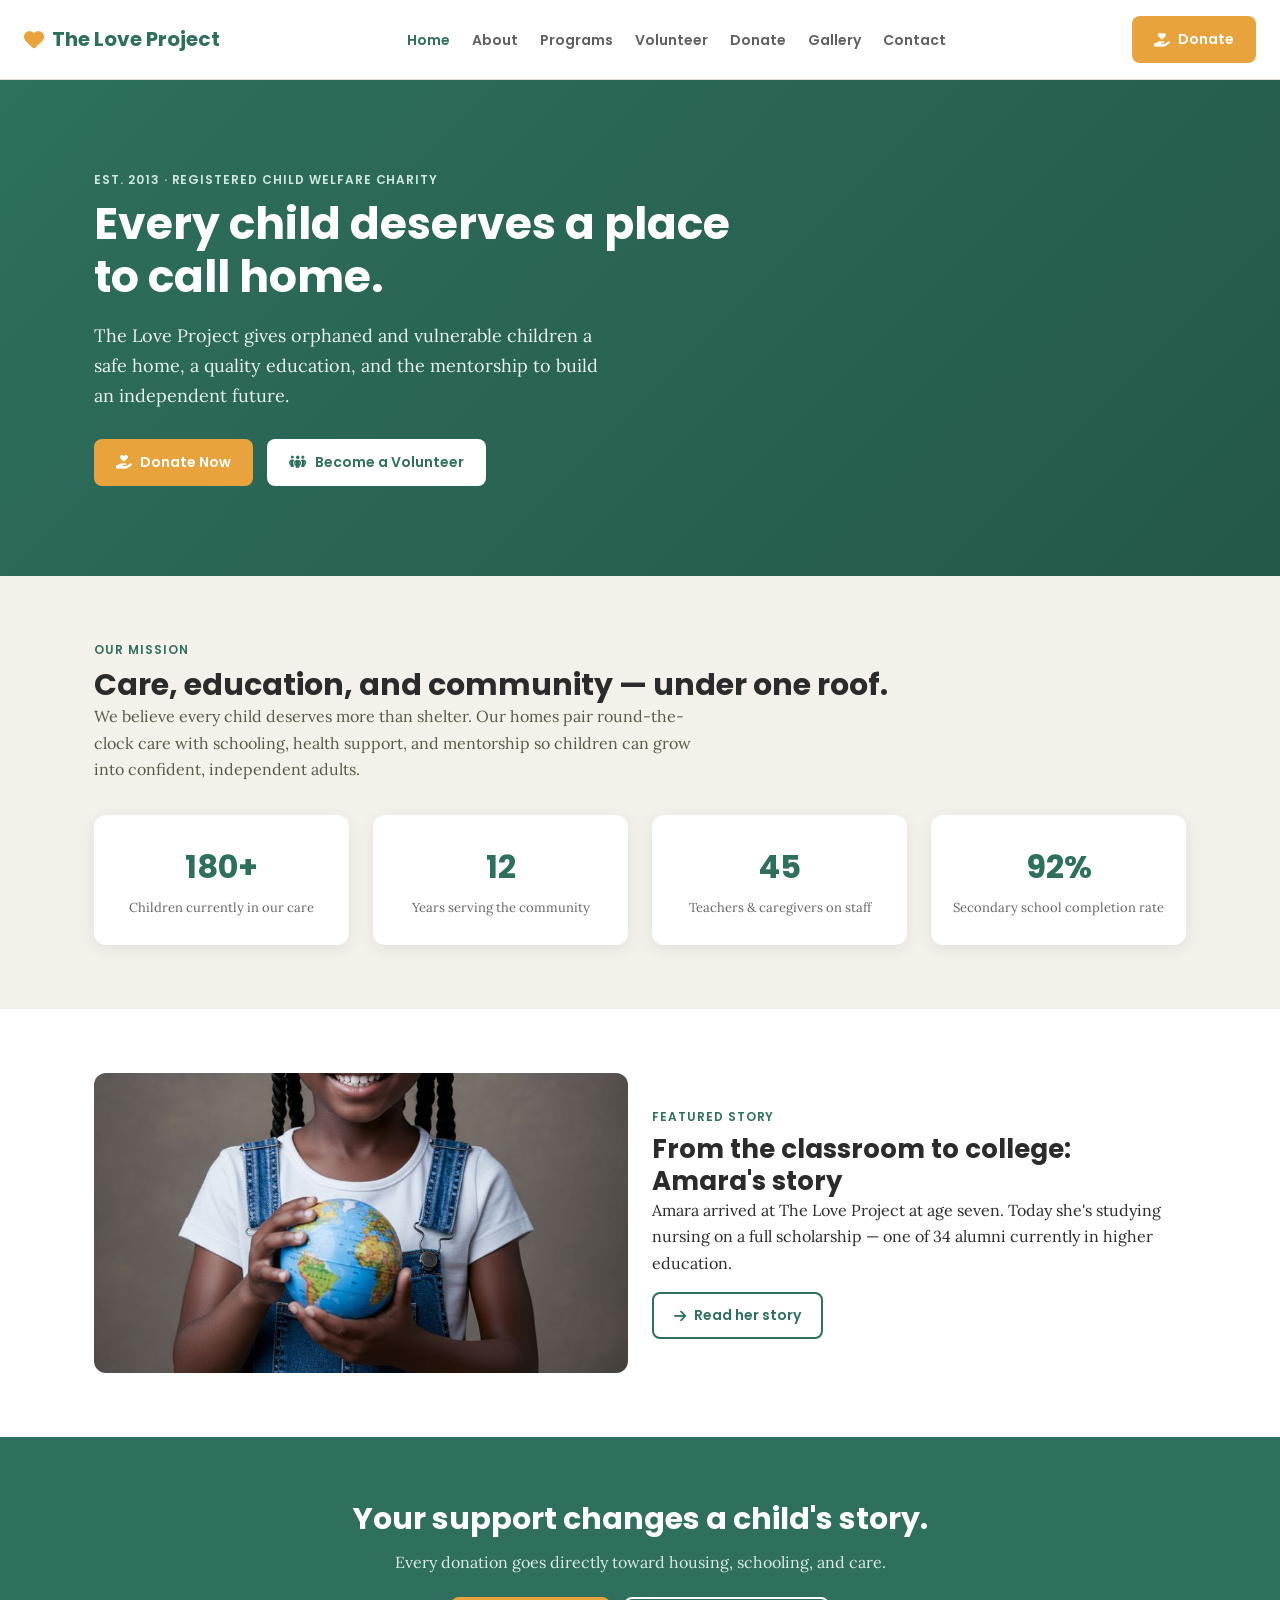
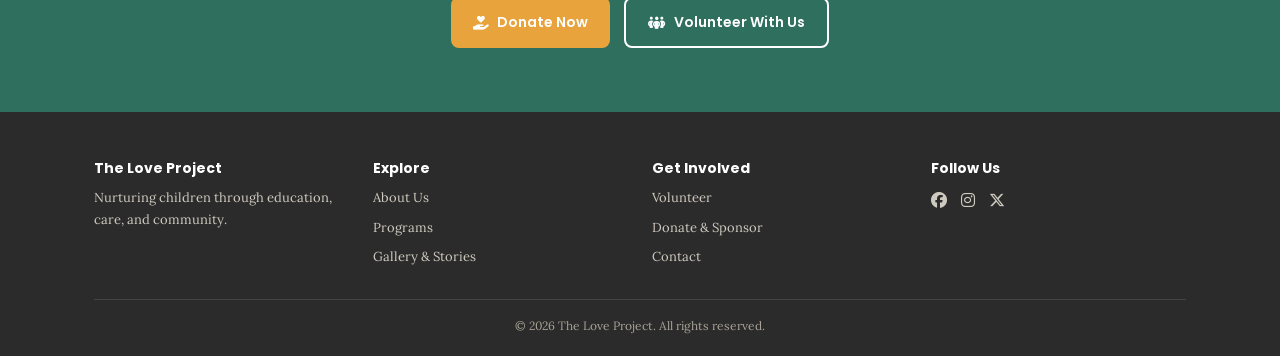
<file: index.html>
<!DOCTYPE html>
<html lang="en">
<head>
<meta charset="UTF-8">
<meta name="viewport" content="width=device-width, initial-scale=1.0">
<title>The Love Project | Home</title>
<link rel="preconnect" href="https://fonts.googleapis.com">
<link href="https://fonts.googleapis.com/css2?family=Poppins:wght@500;600;700&family=Lora:ital,wght@0,400;0,500;1,400&display=swap" rel="stylesheet">
<link rel="stylesheet" href="https://cdnjs.cloudflare.com/ajax/libs/font-awesome/6.5.1/css/all.min.css">
<link rel="stylesheet" href="css/style.css">
</head>
<body>

<header class="site-header">
  <a href="index.html" class="logo"><i class="fa-solid fa-heart"></i>The Love Project</a>
  <nav class="main-nav">
    <ul>
      <li><a href="index.html" class="active">Home</a></li>
      <li><a href="pages/about.html">About</a></li>
      <li><a href="pages/programs.html">Programs</a></li>
      <li><a href="pages/volunteer.html">Volunteer</a></li>
      <li><a href="pages/donate.html">Donate</a></li>
      <li><a href="pages/gallery.html">Gallery</a></li>
      <li><a href="pages/contact.html">Contact</a></li>
    </ul>
  </nav>
  <a href="pages/donate.html" class="btn btn-primary"><i class="fa-solid fa-hand-holding-heart"></i>Donate</a>
</header>

<section class="hero">
  <div class="container">
    <span class="eyebrow" style="color:#cfe9df;">Est. 2013 &middot; Registered Child Welfare Charity</span>
    <h1>Every child deserves a place to call home.</h1>
    <p>The Love Project gives orphaned and vulnerable children a safe home, a quality education, and the mentorship to build an independent future.</p>
    <div class="hero-actions">
      <a href="pages/donate.html" class="btn btn-primary"><i class="fa-solid fa-hand-holding-heart"></i>Donate Now</a>
      <a href="pages/volunteer.html" class="btn btn-on-dark"><i class="fa-solid fa-people-group"></i>Become a Volunteer</a>
    </div>
  </div>
</section>

<section class="section">
  <div class="container">
    <span class="eyebrow">Our Mission</span>
    <h2>Care, education, and community &mdash; under one roof.</h2>
    <p class="section-sub">We believe every child deserves more than shelter. Our homes pair round-the-clock care with schooling, health support, and mentorship so children can grow into confident, independent adults.</p>
    <div class="grid-4">
      <div class="stat"><div class="num">180+</div><div class="lbl">Children currently in our care</div></div>
      <div class="stat"><div class="num">12</div><div class="lbl">Years serving the community</div></div>
      <div class="stat"><div class="num">45</div><div class="lbl">Teachers &amp; caregivers on staff</div></div>
      <div class="stat"><div class="num">92%</div><div class="lbl">Secondary school completion rate</div></div>
    </div>
  </div>
</section>

<section class="section section-alt">
  <div class="container grid-2">
    <img class="ph-img" src="images/b.jpg" alt="Students learning together in a classroom" style="height:300px;" />
    <div>
      <span class="eyebrow">Featured Story</span>
      <h2 style="font-size:26px;">From the classroom to college: Amara's story</h2>
      <p>Amara arrived at The Love Project at age seven. Today she's studying nursing on a full scholarship &mdash; one of 34 alumni currently in higher education.</p>
      <a href="pages/gallery.html" class="btn btn-secondary"><i class="fa-solid fa-arrow-right"></i>Read her story</a>
    </div>
  </div>
</section>

<section class="section text-center" style="background:var(--green);">
  <div class="container">
    <h2 style="color:#fff;">Your support changes a child's story.</h2>
    <p style="color:#dcebe6;max-width:520px;margin:12px auto 22px;">Every donation goes directly toward housing, schooling, and care.</p>
    <div class="hero-actions" style="justify-content:center;">
      <a href="pages/donate.html" class="btn btn-primary"><i class="fa-solid fa-hand-holding-heart"></i>Donate Now</a>
      <a href="pages/volunteer.html" class="btn btn-outline-on-dark"><i class="fa-solid fa-people-group"></i>Volunteer With Us</a>
    </div>
  </div>
</section>

<footer class="site-footer">
  <div class="container">
    <div class="grid-4">
      <div>
        <h4>The Love Project</h4>
        <p>Nurturing children through education, care, and community.</p>
      </div>
      <div>
        <h4>Explore</h4>
        <a href="pages/about.html">About Us</a>
        <a href="pages/programs.html">Programs</a>
        <a href="pages/gallery.html">Gallery &amp; Stories</a>
      </div>
      <div>
        <h4>Get Involved</h4>
        <a href="pages/volunteer.html">Volunteer</a>
        <a href="pages/donate.html">Donate &amp; Sponsor</a>
        <a href="pages/contact.html">Contact</a>
      </div>
      <div>
        <h4>Follow Us</h4>
        <div class="social-icons">
          <a href="#"><i class="fa-brands fa-facebook"></i></a>
          <a href="#"><i class="fa-brands fa-instagram"></i></a>
          <a href="#"><i class="fa-brands fa-x-twitter"></i></a>
        </div>
      </div>
    </div>
    <div class="footer-bottom">&copy; 2026 The Love Project. All rights reserved.</div>
  </div>
</footer>

</body>
</html>
</file>
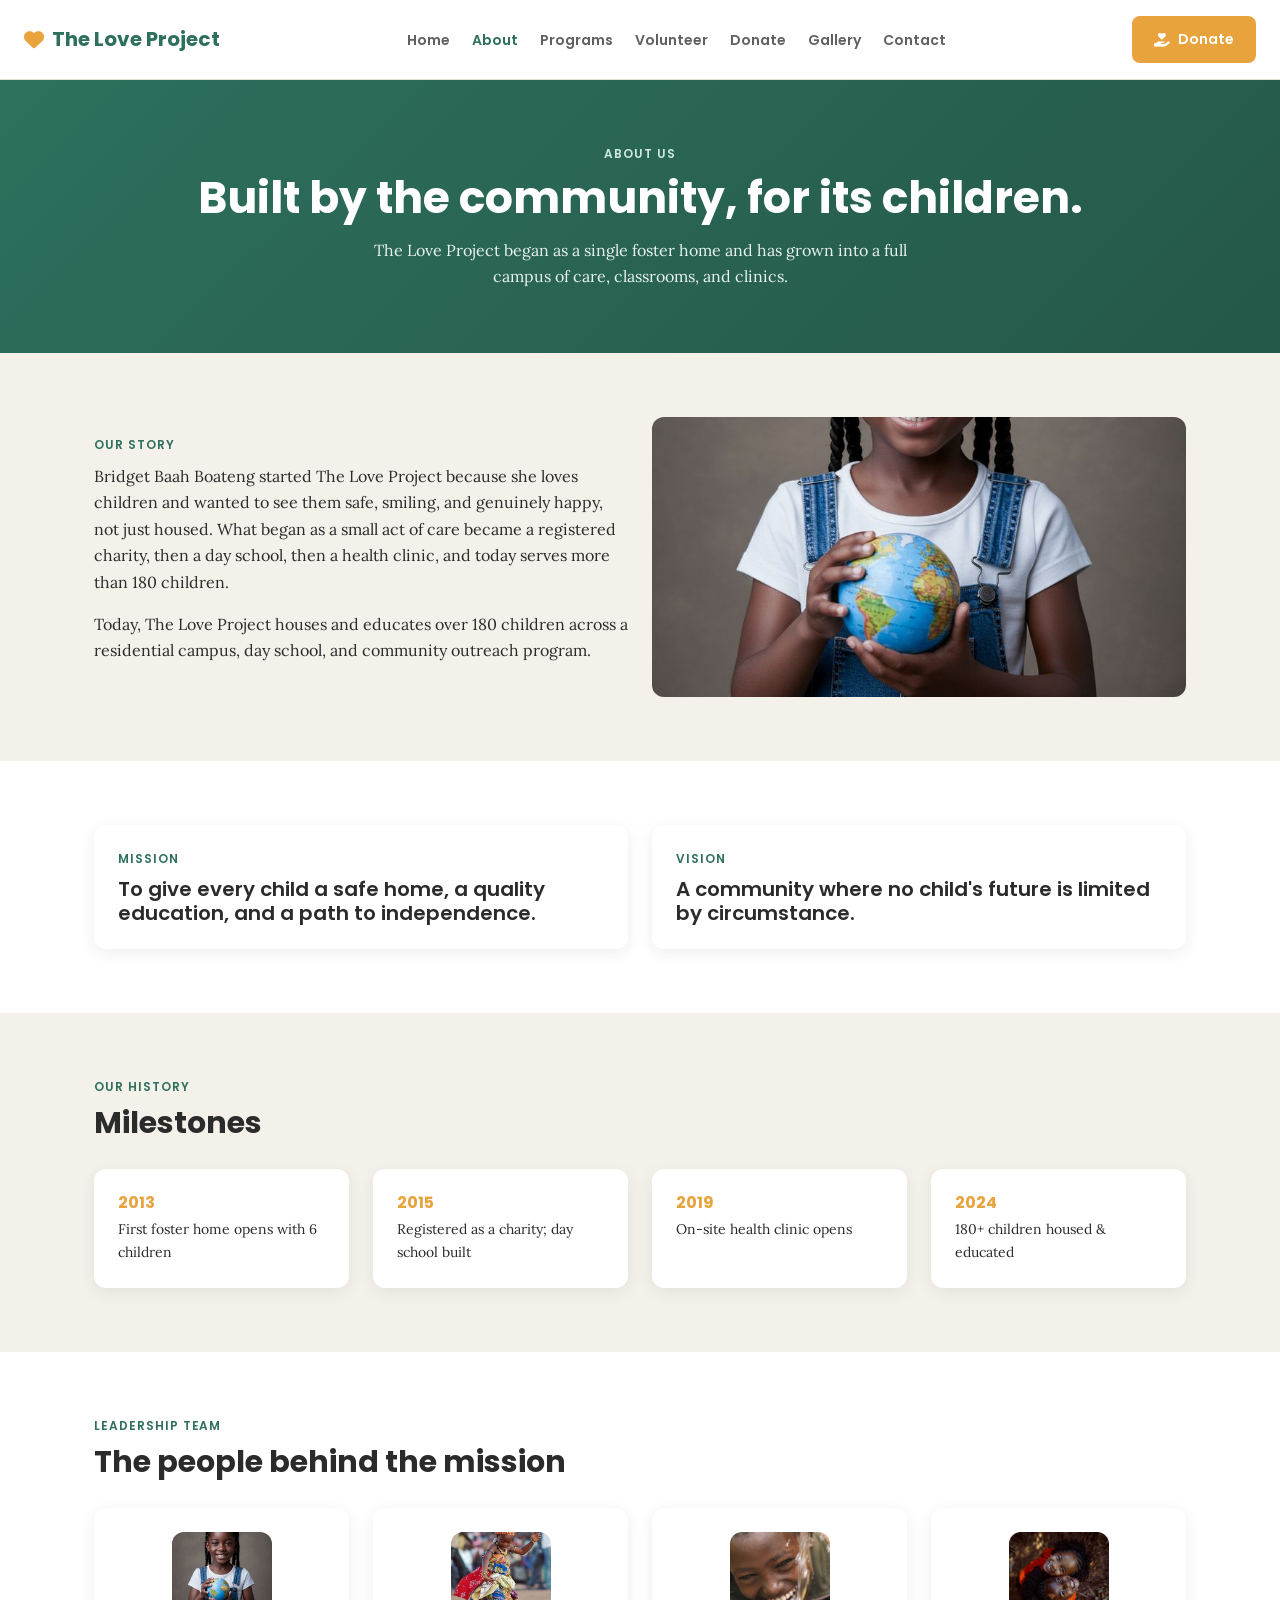
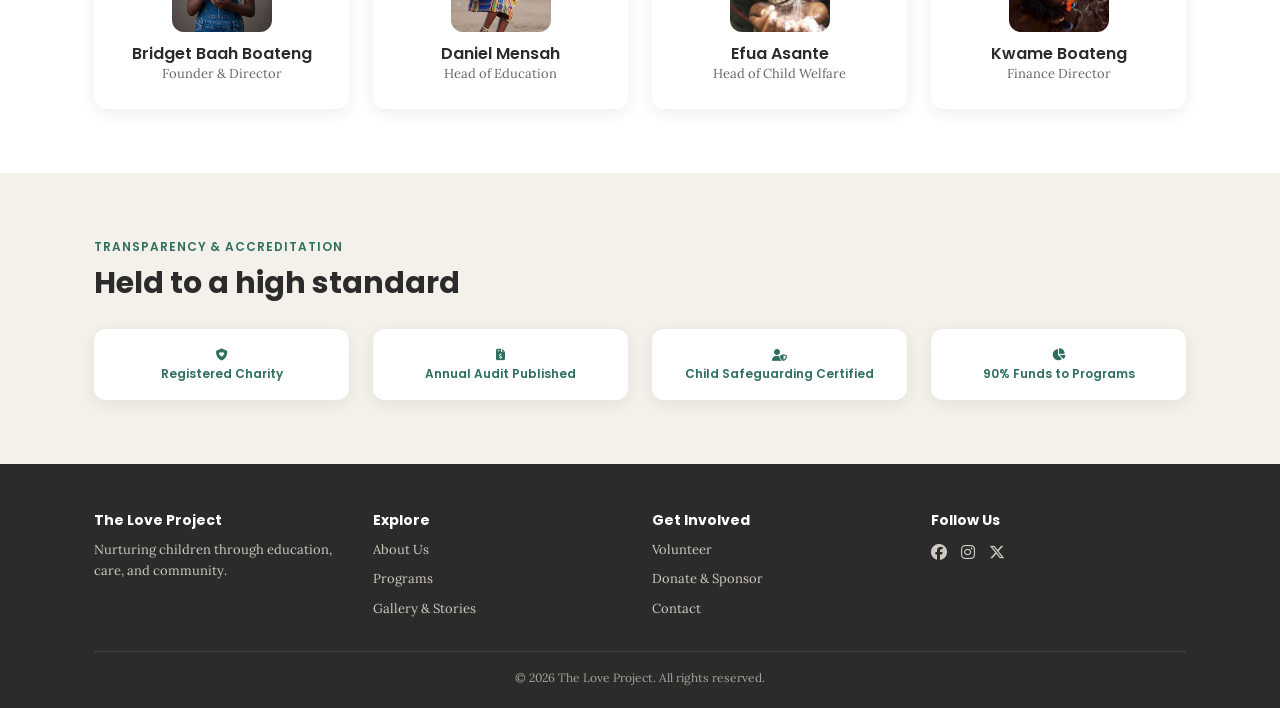
<file: about.html>
<!DOCTYPE html>
<html lang="en">
<head>
<meta charset="UTF-8">
<meta name="viewport" content="width=device-width, initial-scale=1.0">
<title>The Love Project | About Us</title>
<link rel="preconnect" href="https://fonts.googleapis.com">
<link href="https://fonts.googleapis.com/css2?family=Poppins:wght@500;600;700&family=Lora:ital,wght@0,400;0,500;1,400&display=swap" rel="stylesheet">
<link rel="stylesheet" href="https://cdnjs.cloudflare.com/ajax/libs/font-awesome/6.5.1/css/all.min.css">
<link rel="stylesheet" href="css/style.css">
</head>
<body>

<header class="site-header">
  <a href="index.html" class="logo"><i class="fa-solid fa-heart"></i>The Love Project</a>
  <nav class="main-nav">
    <ul>
      <li><a href="index.html">Home</a></li>
      <li><a href="about.html" class="active">About</a></li>
      <li><a href="programs.html">Programs</a></li>
      <li><a href="volunteer.html">Volunteer</a></li>
      <li><a href="donate.html">Donate</a></li>
      <li><a href="gallery.html">Gallery</a></li>
      <li><a href="contact.html">Contact</a></li>
    </ul>
  </nav>
  <a href="donate.html" class="btn btn-primary"><i class="fa-solid fa-hand-holding-heart"></i>Donate</a>
</header>

<section class="page-header">
  <div class="container">
    <span class="eyebrow" style="color:#cfe9df;">About Us</span>
    <h1>Built by the community, for its children.</h1>
    <p>The Love Project began as a single foster home and has grown into a full campus of care, classrooms, and clinics.</p>
  </div>
</section>

<section class="section">
  <div class="container grid-2">
    <div>
      <span class="eyebrow">Our Story</span>
      <p>Bridget Baah Boateng started The Love Project because she loves children and wanted to see them safe, smiling, and genuinely happy, not just housed. What began as a small act of care became a registered charity, then a day school, then a health clinic, and today serves more than 180 children.</p>
      <p>Today, The Love Project houses and educates over 180 children across a residential campus, day school, and community outreach program.</p>
    </div>
    <img class="ph-img" src="images/b.jpg" alt="Children learning together" style="height:280px;" />
  </div>
</section>

<section class="section section-alt">
  <div class="container grid-2" style="align-items:stretch;">
    <div class="card">
      <span class="eyebrow">Mission</span>
      <h3>To give every child a safe home, a quality education, and a path to independence.</h3>
    </div>
    <div class="card">
      <span class="eyebrow">Vision</span>
      <h3>A community where no child's future is limited by circumstance.</h3>
    </div>
  </div>
</section>

<section class="section">
  <div class="container">
    <span class="eyebrow">Our History</span>
    <h2 style="margin-bottom:28px;">Milestones</h2>
    <div class="grid-4">
      <div class="card"><div class="headfont" style="color:var(--amber);font-weight:700;">2013</div><p style="margin:6px 0 0;font-size:14px;">First foster home opens with 6 children</p></div>
      <div class="card"><div class="headfont" style="color:var(--amber);font-weight:700;">2015</div><p style="margin:6px 0 0;font-size:14px;">Registered as a charity; day school built</p></div>
      <div class="card"><div class="headfont" style="color:var(--amber);font-weight:700;">2019</div><p style="margin:6px 0 0;font-size:14px;">On-site health clinic opens</p></div>
      <div class="card"><div class="headfont" style="color:var(--amber);font-weight:700;">2024</div><p style="margin:6px 0 0;font-size:14px;">180+ children housed &amp; educated</p></div>
    </div>
  </div>
</section>

<section class="section section-alt">
  <div class="container">
    <span class="eyebrow">Leadership Team</span>
    <h2 style="margin-bottom:28px;">The people behind the mission</h2>
    <div class="grid-4">
      <div class="card text-center">
        <img class="ph-img ph-round" src="images/b.jpg" alt="Bridget Baah Boateng" style="height:100px;width:100px;margin:0 auto 12px;object-fit:cover;" />
        <div class="headfont" style="font-weight:600;">Bridget Baah Boateng</div>
        <div style="font-size:13px;color:#666;">Founder &amp; Director</div>
      </div>
      <div class="card text-center">
        <img class="ph-img ph-round" src="images/d.jpg" alt="Daniel Mensah" style="height:100px;width:100px;margin:0 auto 12px;object-fit:cover;" />
        <div class="headfont" style="font-weight:600;">Daniel Mensah</div>
        <div style="font-size:13px;color:#666;">Head of Education</div>
      </div>
      <div class="card text-center">
        <img class="ph-img ph-round" src="images/f.jpg" alt="Efua Asante" style="height:100px;width:100px;margin:0 auto 12px;object-fit:cover;" />
        <div class="headfont" style="font-weight:600;">Efua Asante</div>
        <div style="font-size:13px;color:#666;">Head of Child Welfare</div>
      </div>
      <div class="card text-center">
        <img class="ph-img ph-round" src="images/g.jpg" alt="Kwame Boateng" style="height:100px;width:100px;margin:0 auto 12px;object-fit:cover;" />
        <div class="headfont" style="font-weight:600;">Kwame Boateng</div>
        <div style="font-size:13px;color:#666;">Finance Director</div>
      </div>
    </div>
  </div>
</section>

<section class="section">
  <div class="container">
    <span class="eyebrow">Transparency &amp; Accreditation</span>
    <h2 style="margin-bottom:28px;">Held to a high standard</h2>
    <div class="grid-4">
      <div class="badge"><i class="fa-solid fa-shield-heart"></i><br>Registered Charity</div>
      <div class="badge"><i class="fa-solid fa-file-invoice-dollar"></i><br>Annual Audit Published</div>
      <div class="badge"><i class="fa-solid fa-user-shield"></i><br>Child Safeguarding Certified</div>
      <div class="badge"><i class="fa-solid fa-chart-pie"></i><br>90% Funds to Programs</div>
    </div>
  </div>
</section>

<footer class="site-footer">
  <div class="container">
    <div class="grid-4">
      <div>
        <h4>The Love Project</h4>
        <p>Nurturing children through education, care, and community.</p>
      </div>
      <div>
        <h4>Explore</h4>
        <a href="about.html">About Us</a>
        <a href="programs.html">Programs</a>
        <a href="gallery.html">Gallery &amp; Stories</a>
      </div>
      <div>
        <h4>Get Involved</h4>
        <a href="volunteer.html">Volunteer</a>
        <a href="donate.html">Donate &amp; Sponsor</a>
        <a href="contact.html">Contact</a>
      </div>
      <div>
        <h4>Follow Us</h4>
        <div class="social-icons">
          <a href="#"><i class="fa-brands fa-facebook"></i></a>
          <a href="#"><i class="fa-brands fa-instagram"></i></a>
          <a href="#"><i class="fa-brands fa-x-twitter"></i></a>
        </div>
      </div>
    </div>
    <div class="footer-bottom">&copy; 2026 The Love Project. All rights reserved.</div>
  </div>
</footer>

</body>
</html>
</file>
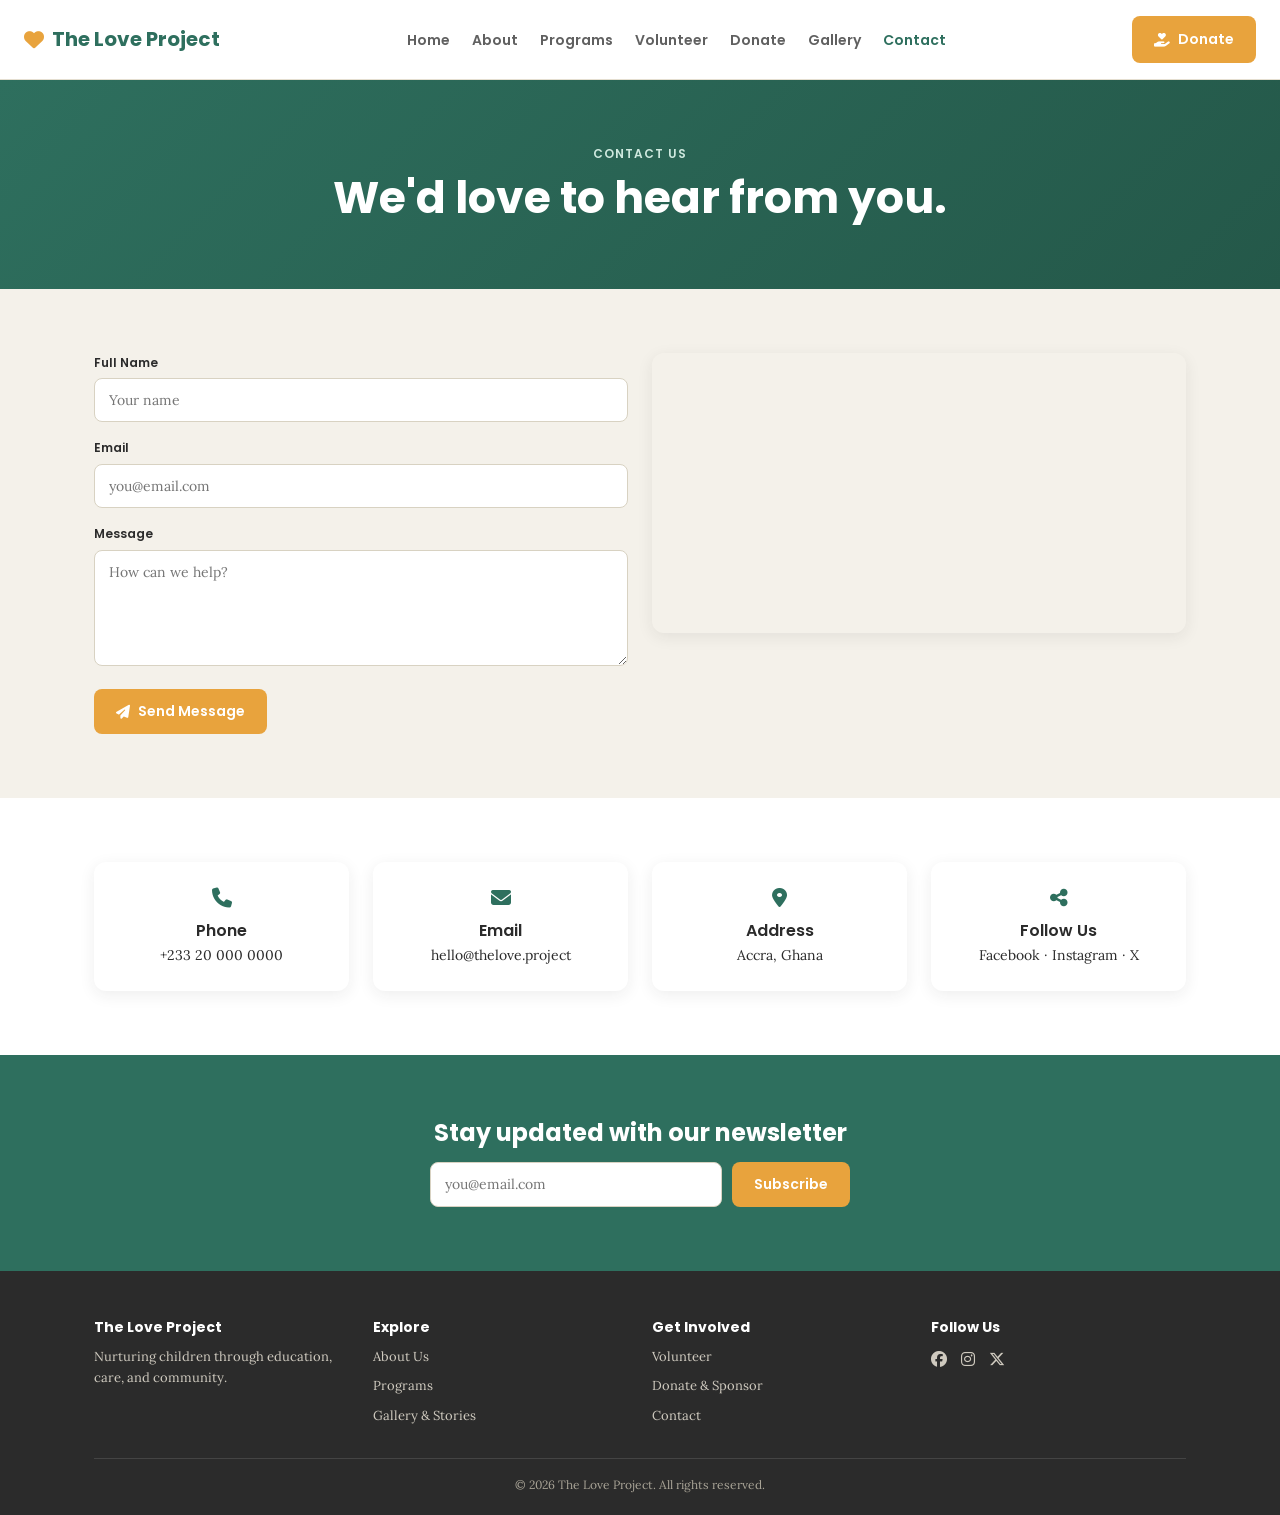
<file: contact.html>
<!DOCTYPE html>
<html lang="en">
<head>
<meta charset="UTF-8">
<meta name="viewport" content="width=device-width, initial-scale=1.0">
<title>The Love Project | Contact Us</title>
<link rel="preconnect" href="https://fonts.googleapis.com">
<link href="https://fonts.googleapis.com/css2?family=Poppins:wght@500;600;700&family=Lora:ital,wght@0,400;0,500;1,400&display=swap" rel="stylesheet">
<link rel="stylesheet" href="https://cdnjs.cloudflare.com/ajax/libs/font-awesome/6.5.1/css/all.min.css">
<link rel="stylesheet" href="css/style.css">
</head>
<body>

<header class="site-header">
  <a href="index.html" class="logo"><i class="fa-solid fa-heart"></i>The Love Project</a>
  <nav class="main-nav">
    <ul>
      <li><a href="index.html">Home</a></li>
      <li><a href="about.html">About</a></li>
      <li><a href="programs.html">Programs</a></li>
      <li><a href="volunteer.html">Volunteer</a></li>
      <li><a href="donate.html">Donate</a></li>
      <li><a href="gallery.html">Gallery</a></li>
      <li><a href="contact.html" class="active">Contact</a></li>
    </ul>
  </nav>
  <a href="donate.html" class="btn btn-primary"><i class="fa-solid fa-hand-holding-heart"></i>Donate</a>
</header>

<section class="page-header">
  <div class="container">
    <span class="eyebrow" style="color:#cfe9df;">Contact Us</span>
    <h1>We'd love to hear from you.</h1>
  </div>
</section>

<section class="section">
  <div class="container grid-2" style="align-items:start;">
    <form action="#" method="post">
      <div class="field"><label for="c-name">Full Name</label><input id="c-name" name="name" type="text" placeholder="Your name" required></div>
      <div class="field"><label for="c-email">Email</label><input id="c-email" name="email" type="email" placeholder="you@email.com" required></div>
      <div class="field"><label for="c-message">Message</label><textarea id="c-message" name="message" rows="5" placeholder="How can we help?"></textarea></div>
      <button type="submit" class="btn btn-primary"><i class="fa-solid fa-paper-plane"></i>Send Message</button>
    </form>
    <iframe class="map-frame" title="Map to The Love Project in Accra, Ghana" src="https://www.google.com/maps?q=Accra%20Ghana&output=embed" style="height:280px;"></iframe>
  </div>
</section>

<section class="section section-alt">
  <div class="container grid-4">
    <div class="card text-center"><i class="fa-solid fa-phone" style="color:var(--green);font-size:20px;"></i><div class="headfont" style="font-weight:600;margin-top:8px;">Phone</div><p style="font-size:14px;margin:4px 0 0;">+233 20 000 0000</p></div>
    <div class="card text-center"><i class="fa-solid fa-envelope" style="color:var(--green);font-size:20px;"></i><div class="headfont" style="font-weight:600;margin-top:8px;">Email</div><p style="font-size:14px;margin:4px 0 0;">hello@thelove.project</p></div>
    <div class="card text-center"><i class="fa-solid fa-location-dot" style="color:var(--green);font-size:20px;"></i><div class="headfont" style="font-weight:600;margin-top:8px;">Address</div><p style="font-size:14px;margin:4px 0 0;">Accra, Ghana</p></div>
    <div class="card text-center"><i class="fa-solid fa-share-nodes" style="color:var(--green);font-size:20px;"></i><div class="headfont" style="font-weight:600;margin-top:8px;">Follow Us</div><p style="font-size:14px;margin:4px 0 0;">Facebook &middot; Instagram &middot; X</p></div>
  </div>
</section>

<section class="section text-center" style="background:var(--green);">
  <div class="container">
    <h2 style="color:#fff;font-size:24px;margin-bottom:14px;">Stay updated with our newsletter</h2>
    <form action="#" method="post" style="display:flex;gap:10px;max-width:420px;margin:0 auto;">
      <input type="email" placeholder="you@email.com" style="background:#fff;">
      <button type="submit" class="btn btn-primary" style="white-space:nowrap;">Subscribe</button>
    </form>
  </div>
</section>

<footer class="site-footer">
  <div class="container">
    <div class="grid-4">
      <div>
        <h4>The Love Project</h4>
        <p>Nurturing children through education, care, and community.</p>
      </div>
      <div>
        <h4>Explore</h4>
        <a href="about.html">About Us</a>
        <a href="programs.html">Programs</a>
        <a href="gallery.html">Gallery &amp; Stories</a>
      </div>
      <div>
        <h4>Get Involved</h4>
        <a href="volunteer.html">Volunteer</a>
        <a href="donate.html">Donate &amp; Sponsor</a>
        <a href="contact.html">Contact</a>
      </div>
      <div>
        <h4>Follow Us</h4>
        <div class="social-icons">
          <a href="#"><i class="fa-brands fa-facebook"></i></a>
          <a href="#"><i class="fa-brands fa-instagram"></i></a>
          <a href="#"><i class="fa-brands fa-x-twitter"></i></a>
        </div>
      </div>
    </div>
    <div class="footer-bottom">&copy; 2026 The Love Project. All rights reserved.</div>
  </div>
</footer>

</body>
</html>
</file>
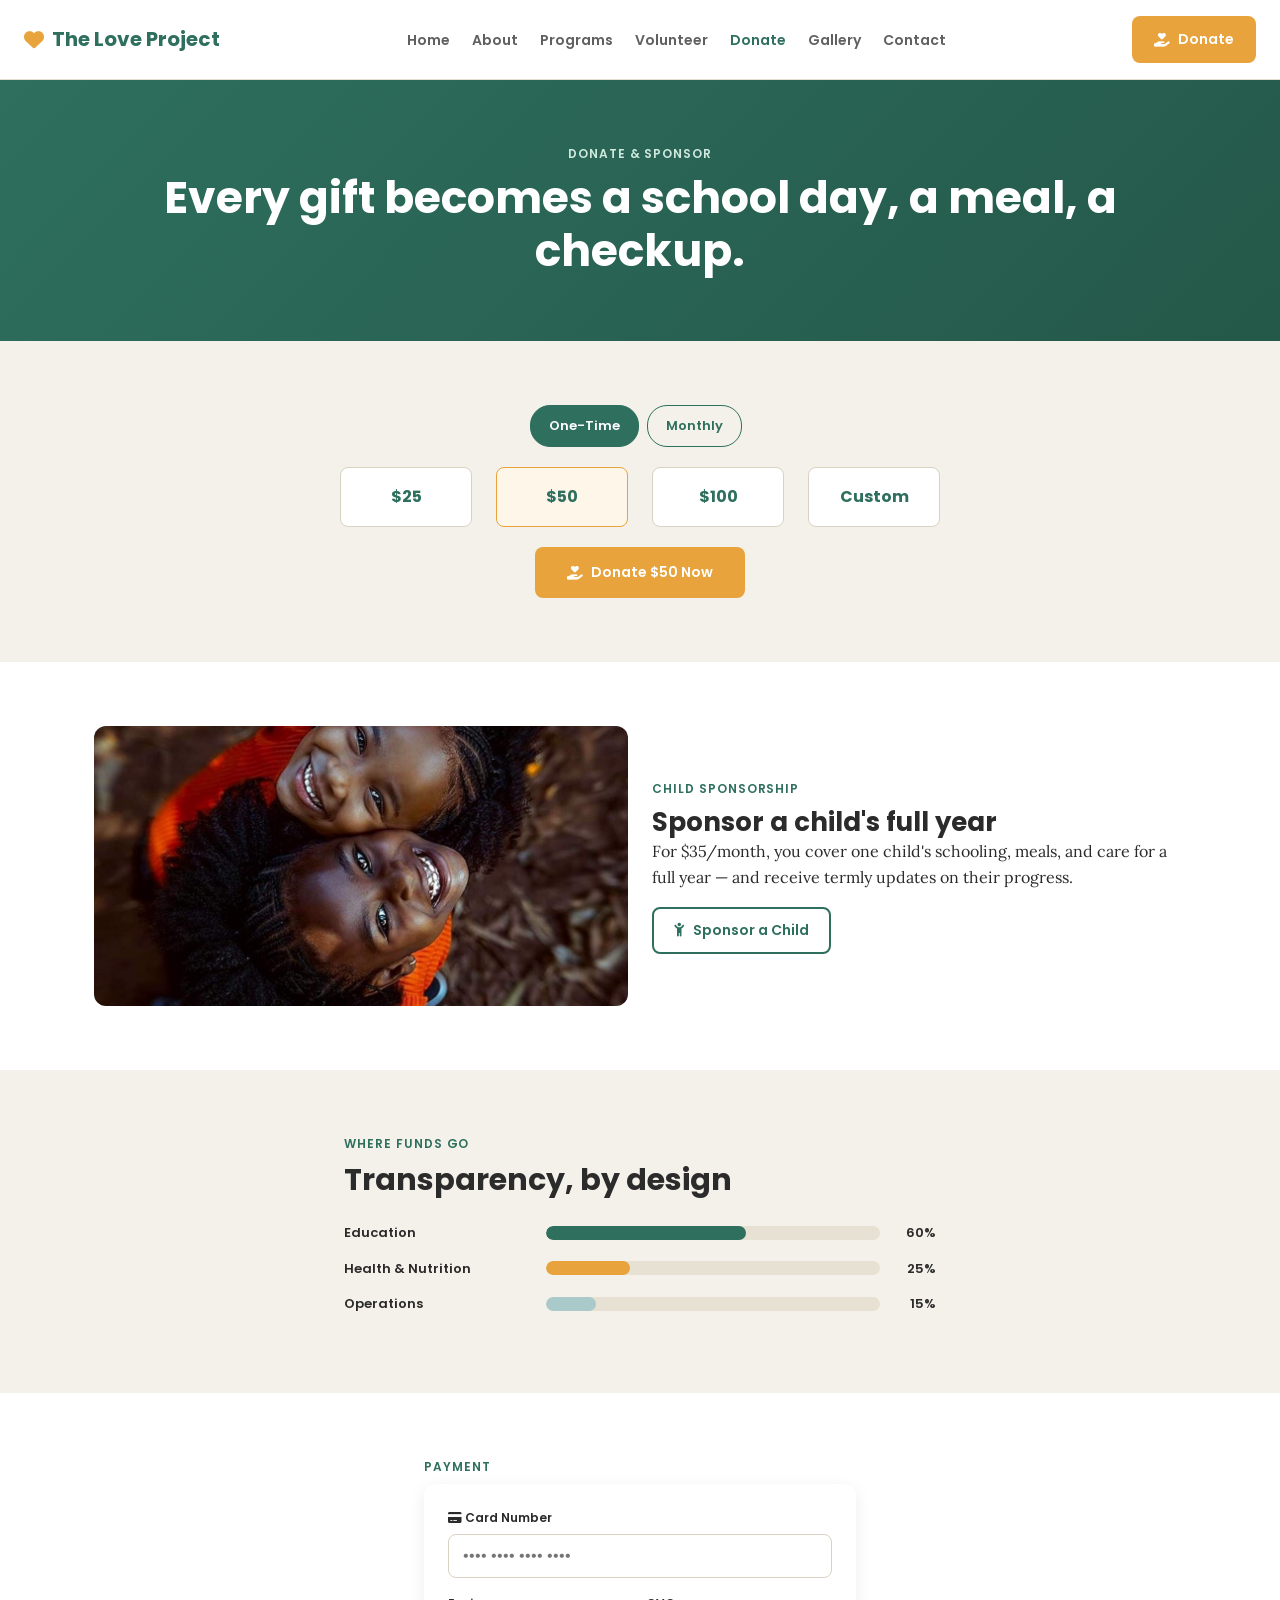
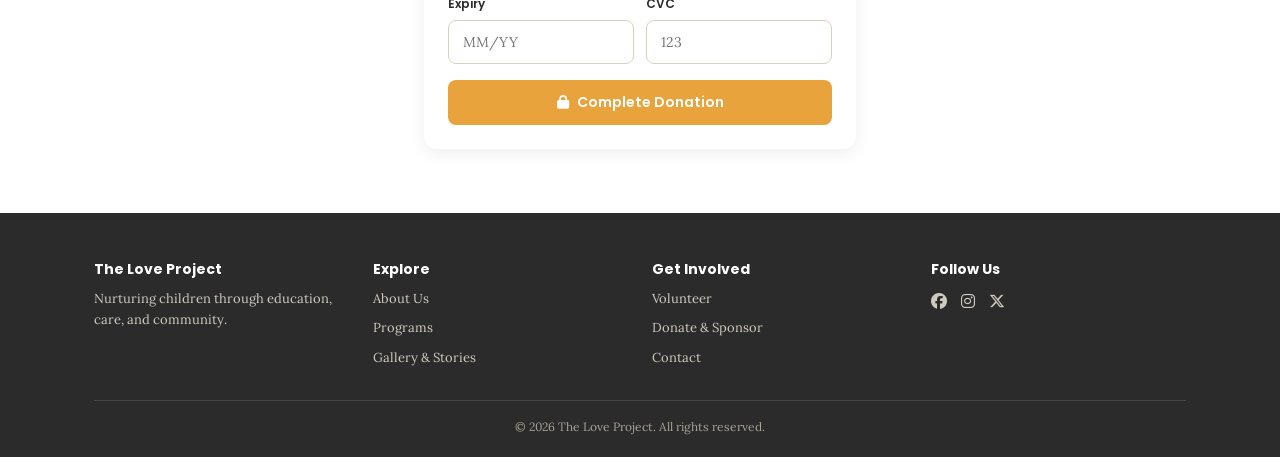
<file: donate.html>
<!DOCTYPE html>
<html lang="en">
<head>
<meta charset="UTF-8">
<meta name="viewport" content="width=device-width, initial-scale=1.0">
<title>The Love Project | Donate &amp; Sponsor</title>
<link rel="preconnect" href="https://fonts.googleapis.com">
<link href="https://fonts.googleapis.com/css2?family=Poppins:wght@500;600;700&family=Lora:ital,wght@0,400;0,500;1,400&display=swap" rel="stylesheet">
<link rel="stylesheet" href="https://cdnjs.cloudflare.com/ajax/libs/font-awesome/6.5.1/css/all.min.css">
<link rel="stylesheet" href="css/style.css">
</head>
<body>

<header class="site-header">
  <a href="index.html" class="logo"><i class="fa-solid fa-heart"></i>The Love Project</a>
  <nav class="main-nav">
    <ul>
      <li><a href="index.html">Home</a></li>
      <li><a href="about.html">About</a></li>
      <li><a href="programs.html">Programs</a></li>
      <li><a href="volunteer.html">Volunteer</a></li>
      <li><a href="donate.html" class="active">Donate</a></li>
      <li><a href="gallery.html">Gallery</a></li>
      <li><a href="contact.html">Contact</a></li>
    </ul>
  </nav>
  <a href="donate.html" class="btn btn-primary"><i class="fa-solid fa-hand-holding-heart"></i>Donate</a>
</header>

<section class="page-header">
  <div class="container">
    <span class="eyebrow" style="color:#cfe9df;">Donate &amp; Sponsor</span>
    <h1>Every gift becomes a school day, a meal, a checkup.</h1>
  </div>
</section>

<section class="section text-center">
  <div class="container">
    <div style="margin:0 0 20px;">
      <span class="pill active">One-Time</span><span class="pill">Monthly</span>
    </div>
    <div class="grid-4" style="max-width:600px;margin:0 auto 20px;">
      <div class="amt">$25</div><div class="amt sel">$50</div><div class="amt">$100</div><div class="amt">Custom</div>
    </div>
    <a href="#payment" class="btn btn-primary" style="padding:14px 32px;"><i class="fa-solid fa-hand-holding-heart"></i>Donate $50 Now</a>
  </div>
</section>

<section class="section section-alt">
  <div class="container grid-2">
    <img class="ph-img" src="images/g.jpg" alt="Children smiling together at school" style="height:280px;" />
    <div>
      <span class="eyebrow">Child Sponsorship</span>
      <h2 style="font-size:26px;">Sponsor a child's full year</h2>
      <p>For $35/month, you cover one child's schooling, meals, and care for a full year &mdash; and receive termly updates on their progress.</p>
      <a href="#payment" class="btn btn-secondary"><i class="fa-solid fa-child-reaching"></i>Sponsor a Child</a>
    </div>
  </div>
</section>

<section class="section">
  <div class="container" style="max-width:640px;">
    <span class="eyebrow">Where Funds Go</span>
    <h2 style="margin-bottom:24px;">Transparency, by design</h2>
    <div class="bar-row"><div class="bar-label">Education</div><div class="bar-track"><div class="bar-fill" style="width:60%;background:var(--green);"></div></div><div class="bar-pct">60%</div></div>
    <div class="bar-row"><div class="bar-label">Health &amp; Nutrition</div><div class="bar-track"><div class="bar-fill" style="width:25%;background:var(--amber);"></div></div><div class="bar-pct">25%</div></div>
    <div class="bar-row"><div class="bar-label">Operations</div><div class="bar-track"><div class="bar-fill" style="width:15%;background:var(--sky);"></div></div><div class="bar-pct">15%</div></div>
  </div>
</section>

<section class="section section-alt" id="payment">
  <div class="container" style="max-width:480px;">
    <span class="eyebrow">Payment</span>
    <form action="#" method="post" class="card">
      <div class="field"><label for="card-num"><i class="fa-solid fa-credit-card"></i> Card Number</label><input id="card-num" type="text" placeholder="•••• •••• •••• ••••"></div>
      <div class="grid-2" style="gap:12px;">
        <div class="field"><label for="exp">Expiry</label><input id="exp" type="text" placeholder="MM/YY"></div>
        <div class="field"><label for="cvc">CVC</label><input id="cvc" type="text" placeholder="123"></div>
      </div>
      <button type="submit" class="btn btn-primary" style="width:100%;justify-content:center;"><i class="fa-solid fa-lock"></i>Complete Donation</button>
    </form>
  </div>
</section>

<footer class="site-footer">
  <div class="container">
    <div class="grid-4">
      <div>
        <h4>The Love Project</h4>
        <p>Nurturing children through education, care, and community.</p>
      </div>
      <div>
        <h4>Explore</h4>
        <a href="about.html">About Us</a>
        <a href="programs.html">Programs</a>
        <a href="gallery.html">Gallery &amp; Stories</a>
      </div>
      <div>
        <h4>Get Involved</h4>
        <a href="volunteer.html">Volunteer</a>
        <a href="donate.html">Donate &amp; Sponsor</a>
        <a href="contact.html">Contact</a>
      </div>
      <div>
        <h4>Follow Us</h4>
        <div class="social-icons">
          <a href="#"><i class="fa-brands fa-facebook"></i></a>
          <a href="#"><i class="fa-brands fa-instagram"></i></a>
          <a href="#"><i class="fa-brands fa-x-twitter"></i></a>
        </div>
      </div>
    </div>
    <div class="footer-bottom">&copy; 2026 The Love Project. All rights reserved.</div>
  </div>
</footer>

</body>
</html>
</file>
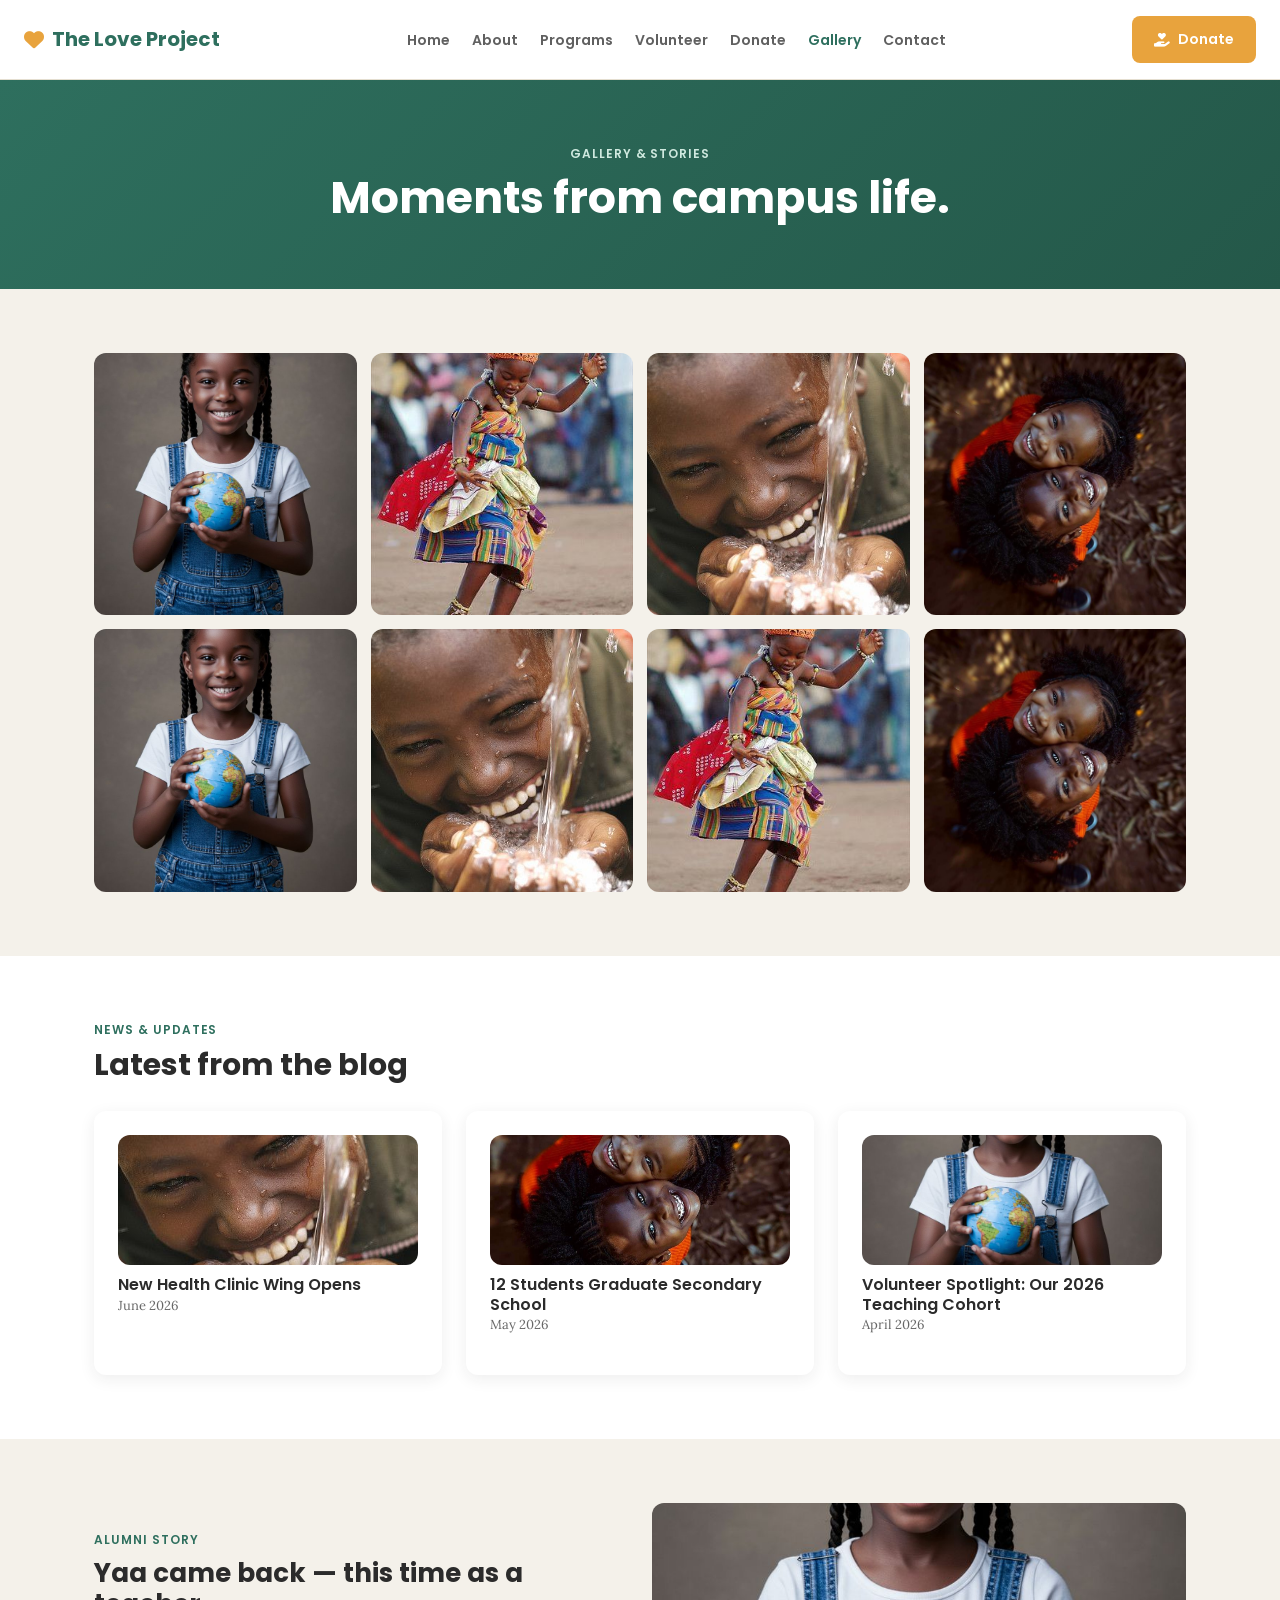
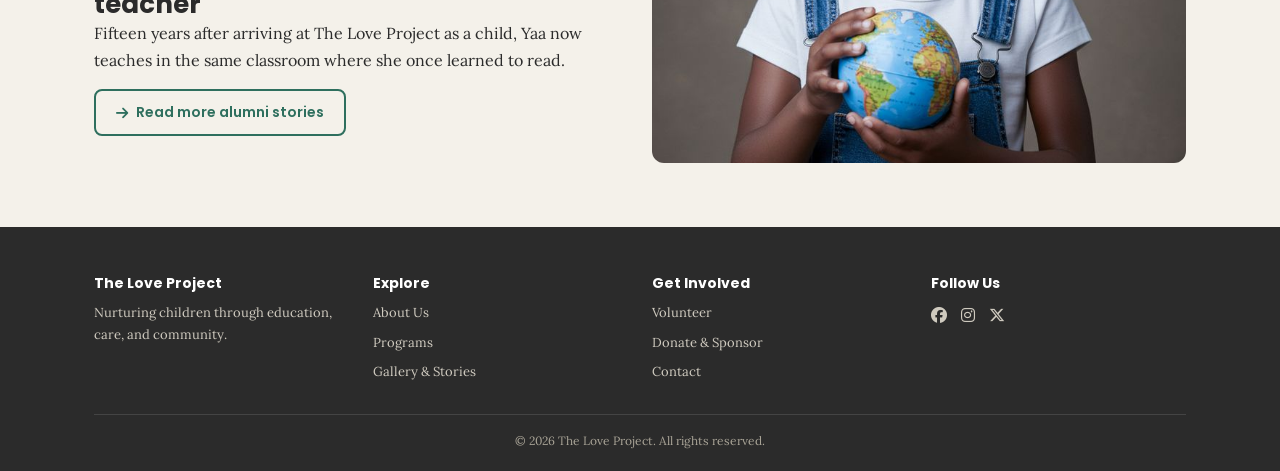
<file: gallery.html>
<!DOCTYPE html>
<html lang="en">
<head>
<meta charset="UTF-8">
<meta name="viewport" content="width=device-width, initial-scale=1.0">
<title>The Love Project | Gallery &amp; Stories</title>
<link rel="preconnect" href="https://fonts.googleapis.com">
<link href="https://fonts.googleapis.com/css2?family=Poppins:wght@500;600;700&family=Lora:ital,wght@0,400;0,500;1,400&display=swap" rel="stylesheet">
<link rel="stylesheet" href="https://cdnjs.cloudflare.com/ajax/libs/font-awesome/6.5.1/css/all.min.css">
<link rel="stylesheet" href="css/style.css">
</head>
<body>

<header class="site-header">
  <a href="index.html" class="logo"><i class="fa-solid fa-heart"></i>The Love Project</a>
  <nav class="main-nav">
    <ul>
      <li><a href="index.html">Home</a></li>
      <li><a href="about.html">About</a></li>
      <li><a href="programs.html">Programs</a></li>
      <li><a href="volunteer.html">Volunteer</a></li>
      <li><a href="donate.html">Donate</a></li>
      <li><a href="gallery.html" class="active">Gallery</a></li>
      <li><a href="contact.html">Contact</a></li>
    </ul>
  </nav>
  <a href="donate.html" class="btn btn-primary"><i class="fa-solid fa-hand-holding-heart"></i>Donate</a>
</header>

<section class="page-header">
  <div class="container">
    <span class="eyebrow" style="color:#cfe9df;">Gallery &amp; Stories</span>
    <h1>Moments from campus life.</h1>
  </div>
</section>

<section class="section">
  <div class="container">
    <div class="photo-grid">
      <img class="photo ph-img" src="images/b.jpg" alt="Children reading together in a classroom" />
      <img class="photo ph-img" src="images/d.jpg" alt="Children playing outdoors smiling" />
      <img class="photo ph-img" src="images/f.jpg" alt="Community meal with children and volunteers" />
      <img class="photo ph-img" src="images/g.jpg" alt="Students reading together" />
      <img class="photo ph-img" src="images/b.jpg" alt="Students learning at school" />
      <img class="photo ph-img" src="images/f.jpg" alt="Volunteer teacher helping children" />
      <img class="photo ph-img" src="images/d.jpg" alt="Warm campus life with children" />
      <img class="photo ph-img" src="images/g.jpg" alt="Child smiling during a classroom activity" />
    </div>
  </div>
</section>

<section class="section section-alt">
  <div class="container">
    <span class="eyebrow">News &amp; Updates</span>
    <h2 style="margin-bottom:28px;">Latest from the blog</h2>
    <div class="grid-3">
      <div class="card"><img class="ph-img" src="images/f.jpg" alt="Health clinic community care" style="height:130px;margin-bottom:10px;" /><h3 style="font-size:16px;">New Health Clinic Wing Opens</h3><p style="font-size:13px;color:#666;">June 2026</p></div>
      <div class="card"><img class="ph-img" src="images/g.jpg" alt="Students graduating" style="height:130px;margin-bottom:10px;" /><h3 style="font-size:16px;">12 Students Graduate Secondary School</h3><p style="font-size:13px;color:#666;">May 2026</p></div>
      <div class="card"><img class="ph-img" src="images/b.jpg" alt="Volunteer teacher with children" style="height:130px;margin-bottom:10px;" /><h3 style="font-size:16px;">Volunteer Spotlight: Our 2026 Teaching Cohort</h3><p style="font-size:13px;color:#666;">April 2026</p></div>
    </div>
  </div>
</section>

<section class="section">
  <div class="container grid-2">
    <div>
      <span class="eyebrow">Alumni Story</span>
      <h2 style="font-size:26px;">Yaa came back &mdash; this time as a teacher</h2>
      <p>Fifteen years after arriving at The Love Project as a child, Yaa now teaches in the same classroom where she once learned to read.</p>
      <a href="#" class="btn btn-secondary"><i class="fa-solid fa-arrow-right"></i>Read more alumni stories</a>
    </div>
    <img class="ph-img" src="images/b.jpg" alt="Teacher helping children in a classroom" style="height:260px;" />
  </div>
</section>

<footer class="site-footer">
  <div class="container">
    <div class="grid-4">
      <div>
        <h4>The Love Project</h4>
        <p>Nurturing children through education, care, and community.</p>
      </div>
      <div>
        <h4>Explore</h4>
        <a href="about.html">About Us</a>
        <a href="programs.html">Programs</a>
        <a href="gallery.html">Gallery &amp; Stories</a>
      </div>
      <div>
        <h4>Get Involved</h4>
        <a href="volunteer.html">Volunteer</a>
        <a href="donate.html">Donate &amp; Sponsor</a>
        <a href="contact.html">Contact</a>
      </div>
      <div>
        <h4>Follow Us</h4>
        <div class="social-icons">
          <a href="#"><i class="fa-brands fa-facebook"></i></a>
          <a href="#"><i class="fa-brands fa-instagram"></i></a>
          <a href="#"><i class="fa-brands fa-x-twitter"></i></a>
        </div>
      </div>
    </div>
    <div class="footer-bottom">&copy; 2026 The Love Project. All rights reserved.</div>
  </div>
</footer>

</body>
</html>
</file>
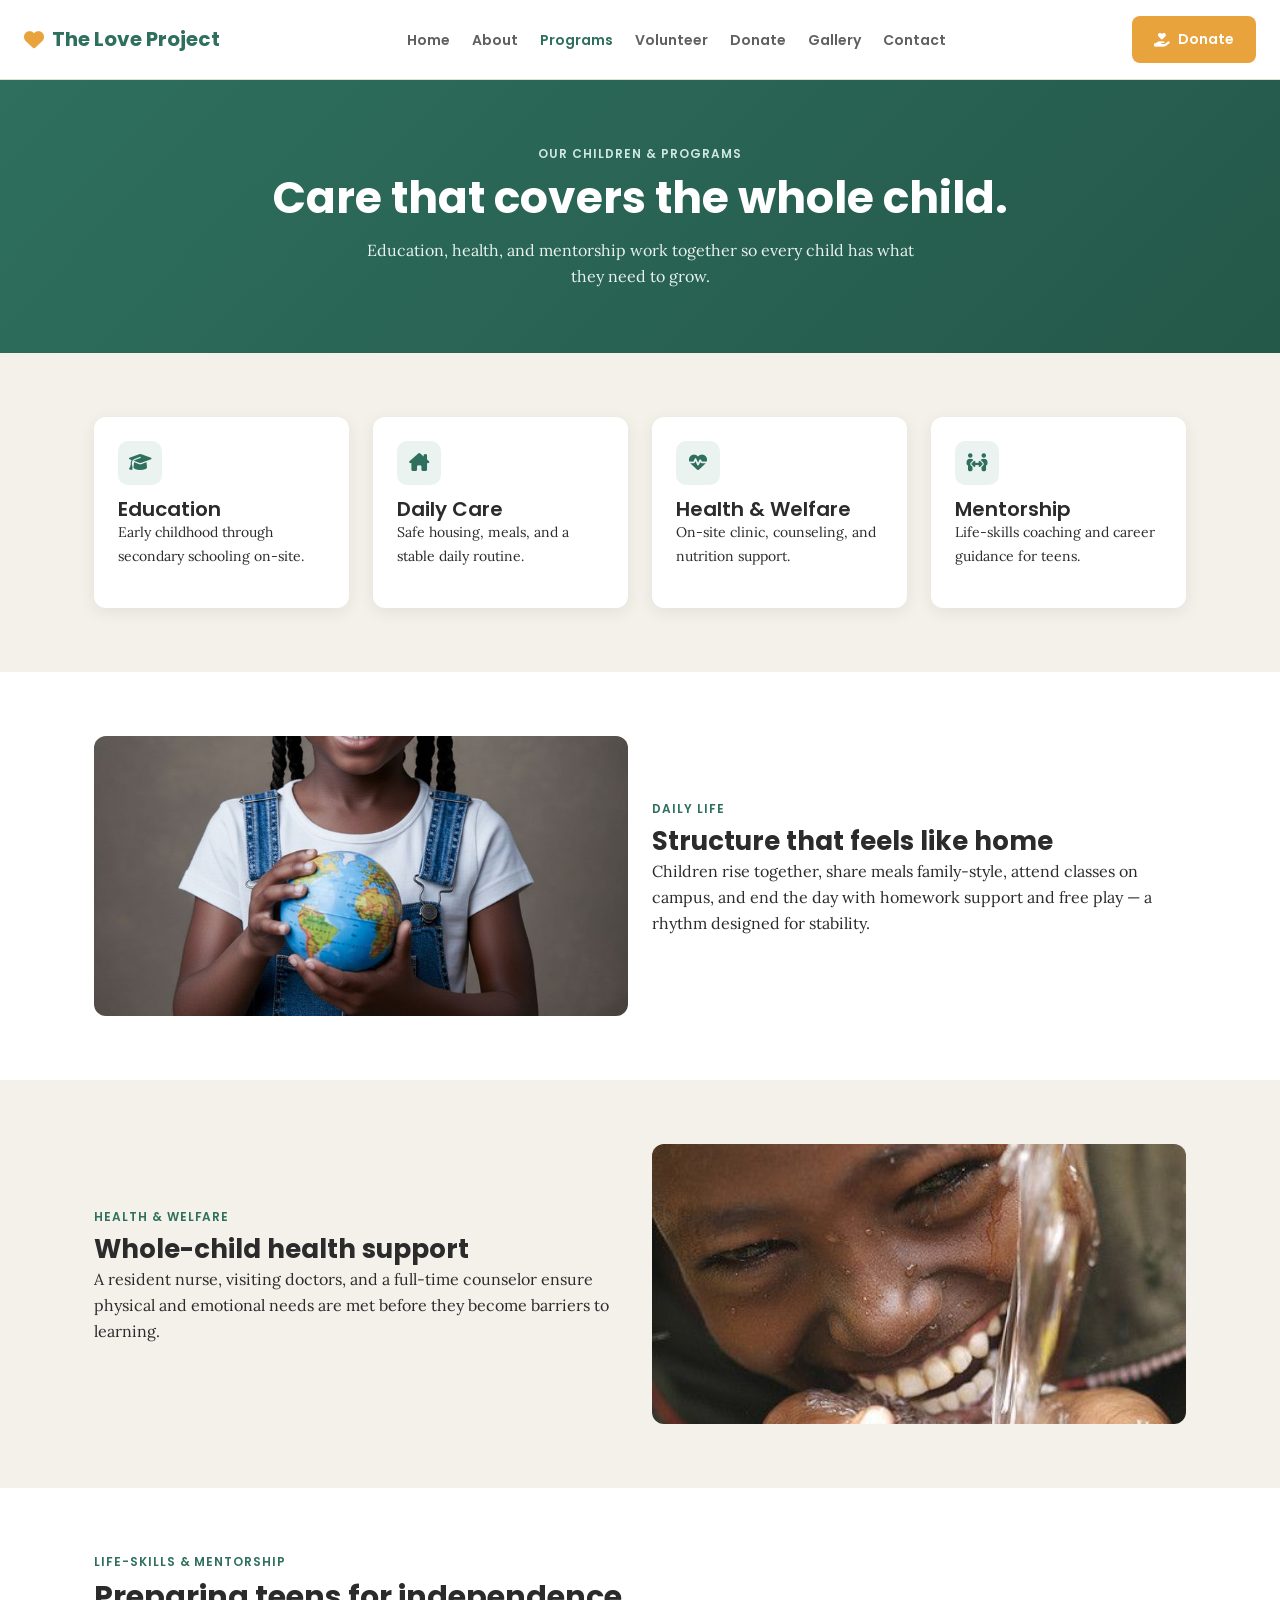
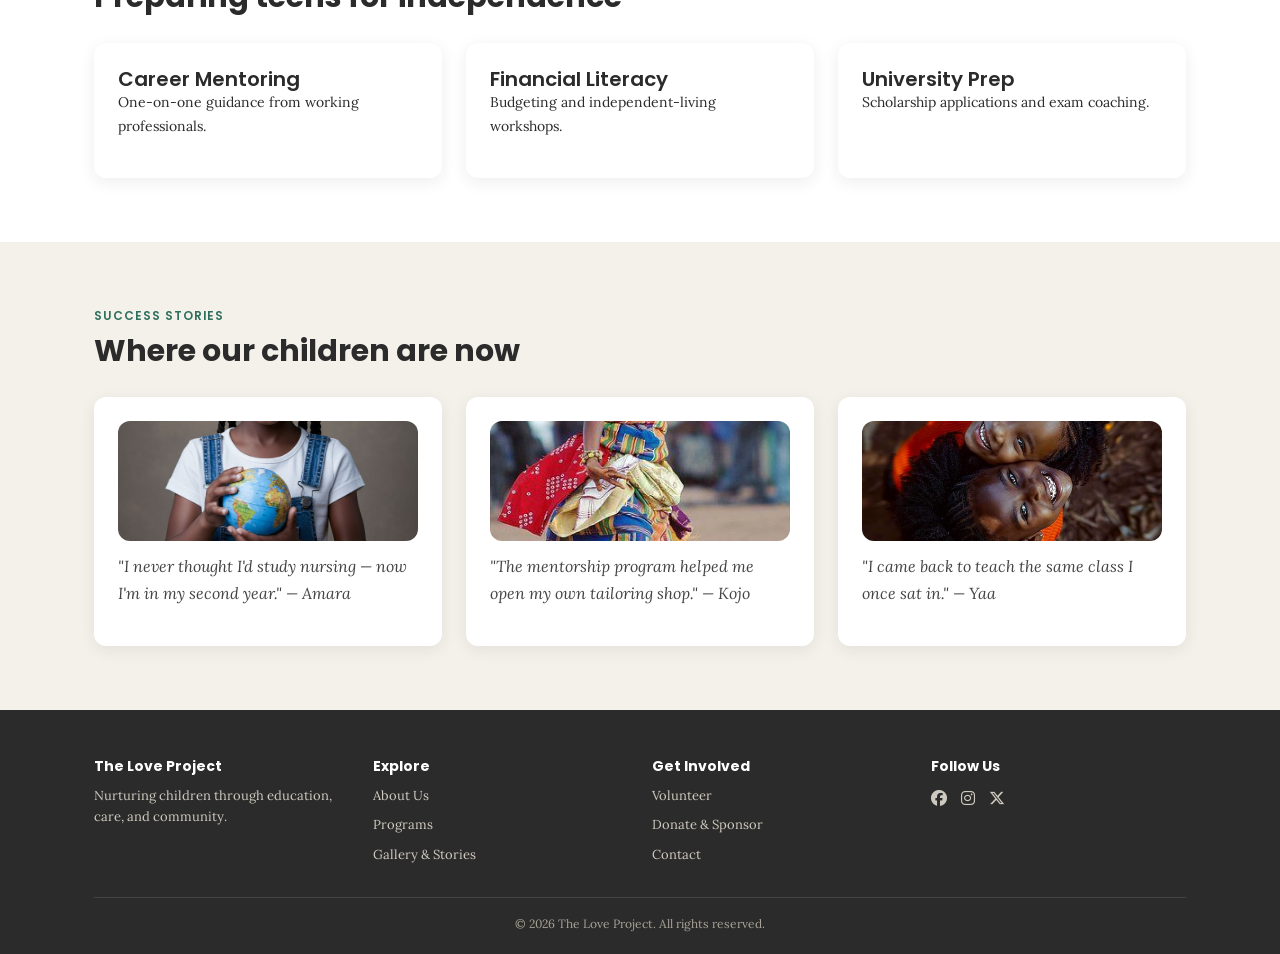
<file: programs.html>
<!DOCTYPE html>
<html lang="en">
<head>
<meta charset="UTF-8">
<meta name="viewport" content="width=device-width, initial-scale=1.0">
<title>The Love Project | Our Children &amp; Programs</title>
<link rel="preconnect" href="https://fonts.googleapis.com">
<link href="https://fonts.googleapis.com/css2?family=Poppins:wght@500;600;700&family=Lora:ital,wght@0,400;0,500;1,400&display=swap" rel="stylesheet">
<link rel="stylesheet" href="https://cdnjs.cloudflare.com/ajax/libs/font-awesome/6.5.1/css/all.min.css">
<link rel="stylesheet" href="css/style.css">
</head>
<body>

<header class="site-header">
  <a href="index.html" class="logo"><i class="fa-solid fa-heart"></i>The Love Project</a>
  <nav class="main-nav">
    <ul>
      <li><a href="index.html">Home</a></li>
      <li><a href="about.html">About</a></li>
      <li><a href="programs.html" class="active">Programs</a></li>
      <li><a href="volunteer.html">Volunteer</a></li>
      <li><a href="donate.html">Donate</a></li>
      <li><a href="gallery.html">Gallery</a></li>
      <li><a href="contact.html">Contact</a></li>
    </ul>
  </nav>
  <a href="donate.html" class="btn btn-primary"><i class="fa-solid fa-hand-holding-heart"></i>Donate</a>
</header>

<section class="page-header">
  <div class="container">
    <span class="eyebrow" style="color:#cfe9df;">Our Children &amp; Programs</span>
    <h1>Care that covers the whole child.</h1>
    <p>Education, health, and mentorship work together so every child has what they need to grow.</p>
  </div>
</section>

<section class="section">
  <div class="container">
    <div class="grid-4">
      <div class="card"><div class="icon-badge"><i class="fa-solid fa-graduation-cap"></i></div><h3>Education</h3><p style="font-size:14px;">Early childhood through secondary schooling on-site.</p></div>
      <div class="card"><div class="icon-badge"><i class="fa-solid fa-house-chimney"></i></div><h3>Daily Care</h3><p style="font-size:14px;">Safe housing, meals, and a stable daily routine.</p></div>
      <div class="card"><div class="icon-badge"><i class="fa-solid fa-heart-pulse"></i></div><h3>Health &amp; Welfare</h3><p style="font-size:14px;">On-site clinic, counseling, and nutrition support.</p></div>
      <div class="card"><div class="icon-badge"><i class="fa-solid fa-people-arrows"></i></div><h3>Mentorship</h3><p style="font-size:14px;">Life-skills coaching and career guidance for teens.</p></div>
    </div>
  </div>
</section>

<section class="section section-alt">
  <div class="container grid-2">
    <img class="ph-img" src="images/b.jpg" alt="Children sharing a class and play routine" style="height:280px;" />
    <div>
      <span class="eyebrow">Daily Life</span>
      <h2 style="font-size:26px;">Structure that feels like home</h2>
      <p>Children rise together, share meals family-style, attend classes on campus, and end the day with homework support and free play &mdash; a rhythm designed for stability.</p>
    </div>
  </div>
</section>

<section class="section">
  <div class="container grid-2">
    <div>
      <span class="eyebrow">Health &amp; Welfare</span>
      <h2 style="font-size:26px;">Whole-child health support</h2>
      <p>A resident nurse, visiting doctors, and a full-time counselor ensure physical and emotional needs are met before they become barriers to learning.</p>
    </div>
    <img class="ph-img" src="images/f.jpg" alt="Community health worker helping a child" style="height:280px;" />
  </div>
</section>

<section class="section section-alt">
  <div class="container">
    <span class="eyebrow">Life-Skills &amp; Mentorship</span>
    <h2 style="margin-bottom:28px;">Preparing teens for independence</h2>
    <div class="grid-3">
      <div class="card"><h3>Career Mentoring</h3><p style="font-size:14px;">One-on-one guidance from working professionals.</p></div>
      <div class="card"><h3>Financial Literacy</h3><p style="font-size:14px;">Budgeting and independent-living workshops.</p></div>
      <div class="card"><h3>University Prep</h3><p style="font-size:14px;">Scholarship applications and exam coaching.</p></div>
    </div>
  </div>
</section>

<section class="section">
  <div class="container">
    <span class="eyebrow">Success Stories</span>
    <h2 style="margin-bottom:28px;">Where our children are now</h2>
    <div class="grid-3">
      <div class="card"><img class="ph-img" src="images/b.jpg" alt="Young student reading with a notebook" style="height:120px;margin-bottom:12px;" /><p class="quote">"I never thought I'd study nursing &mdash; now I'm in my second year." &mdash; Amara</p></div>
      <div class="card"><img class="ph-img" src="images/d.jpg" alt="Teenager learning practical skills in a workshop" style="height:120px;margin-bottom:12px;" /><p class="quote">"The mentorship program helped me open my own tailoring shop." &mdash; Kojo</p></div>
      <div class="card"><img class="ph-img" src="images/g.jpg" alt="Teacher helping a child in a classroom" style="height:120px;margin-bottom:12px;" /><p class="quote">"I came back to teach the same class I once sat in." &mdash; Yaa</p></div>
    </div>
  </div>
</section>

<footer class="site-footer">
  <div class="container">
    <div class="grid-4">
      <div>
        <h4>The Love Project</h4>
        <p>Nurturing children through education, care, and community.</p>
      </div>
      <div>
        <h4>Explore</h4>
        <a href="about.html">About Us</a>
        <a href="programs.html">Programs</a>
        <a href="gallery.html">Gallery &amp; Stories</a>
      </div>
      <div>
        <h4>Get Involved</h4>
        <a href="volunteer.html">Volunteer</a>
        <a href="donate.html">Donate &amp; Sponsor</a>
        <a href="contact.html">Contact</a>
      </div>
      <div>
        <h4>Follow Us</h4>
        <div class="social-icons">
          <a href="#"><i class="fa-brands fa-facebook"></i></a>
          <a href="#"><i class="fa-brands fa-instagram"></i></a>
          <a href="#"><i class="fa-brands fa-x-twitter"></i></a>
        </div>
      </div>
    </div>
    <div class="footer-bottom">&copy; 2026 The Love Project. All rights reserved.</div>
  </div>
</footer>

</body>
</html>
</file>
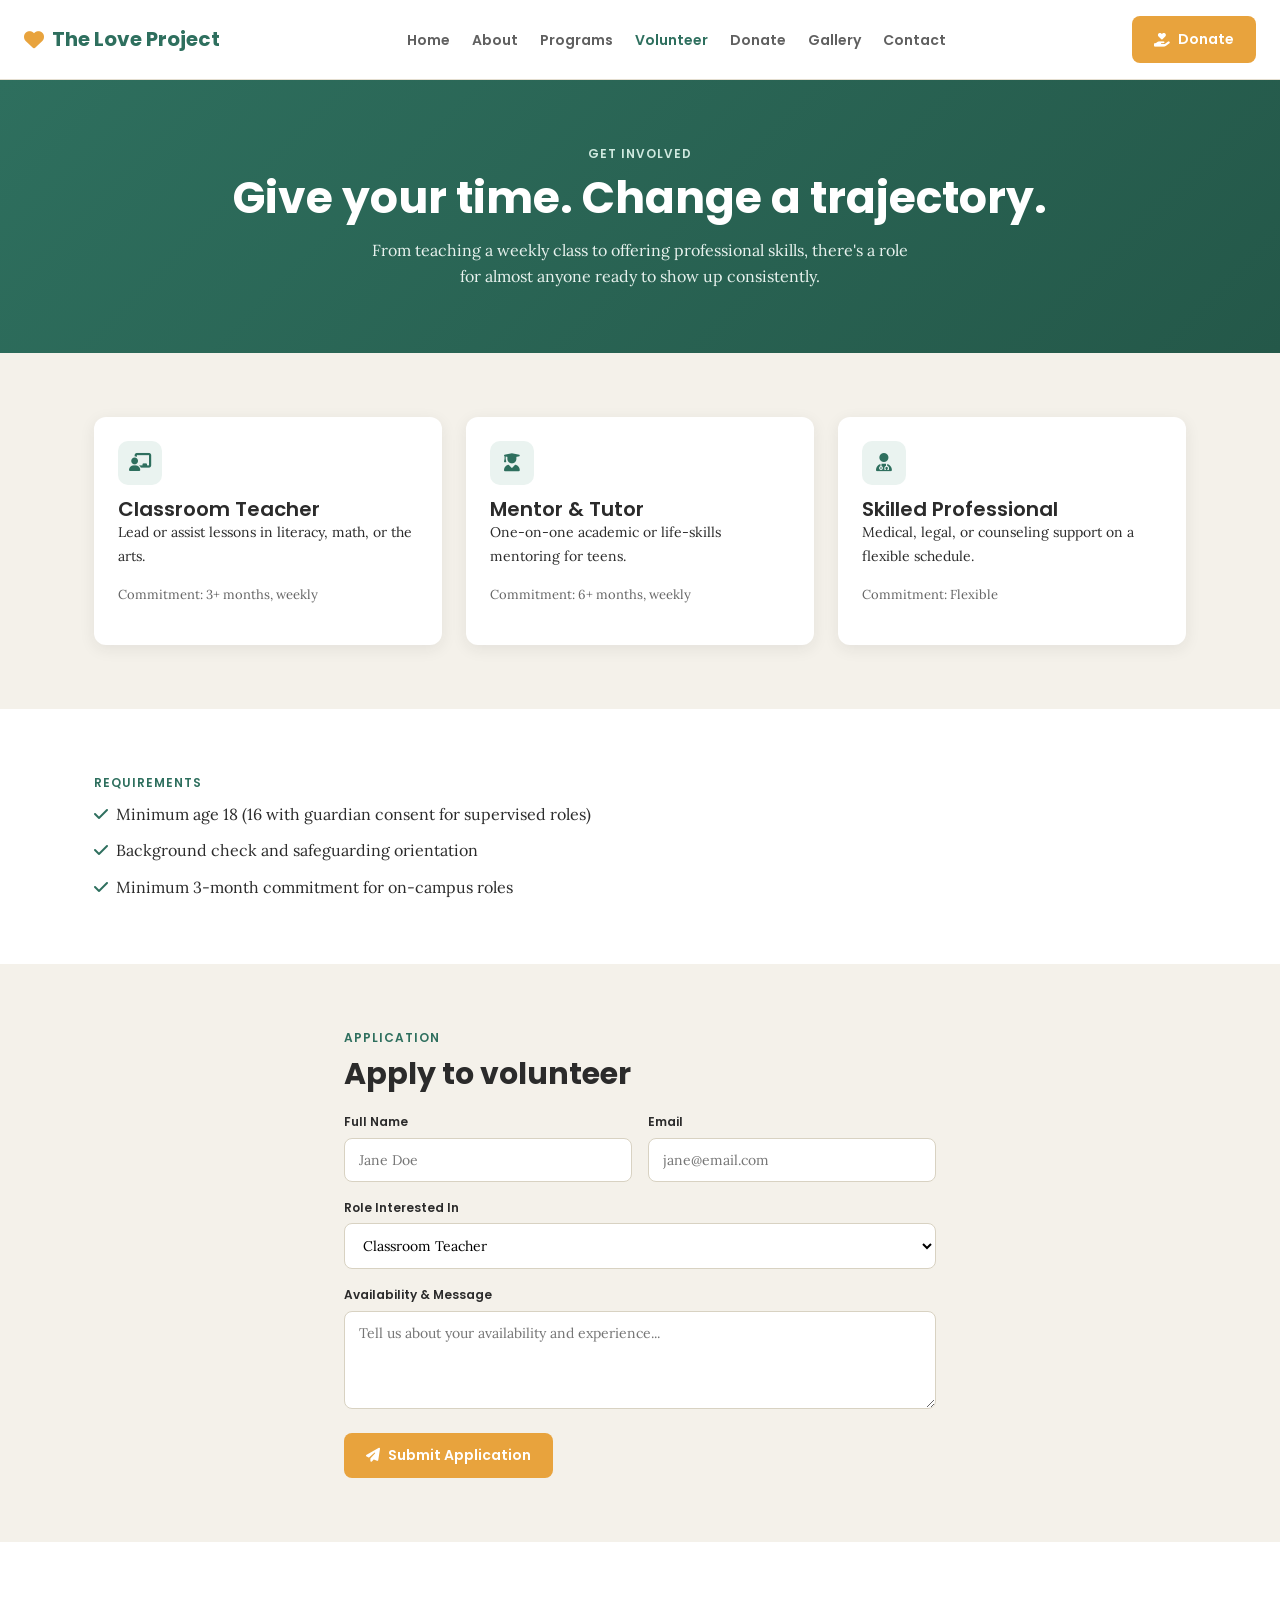
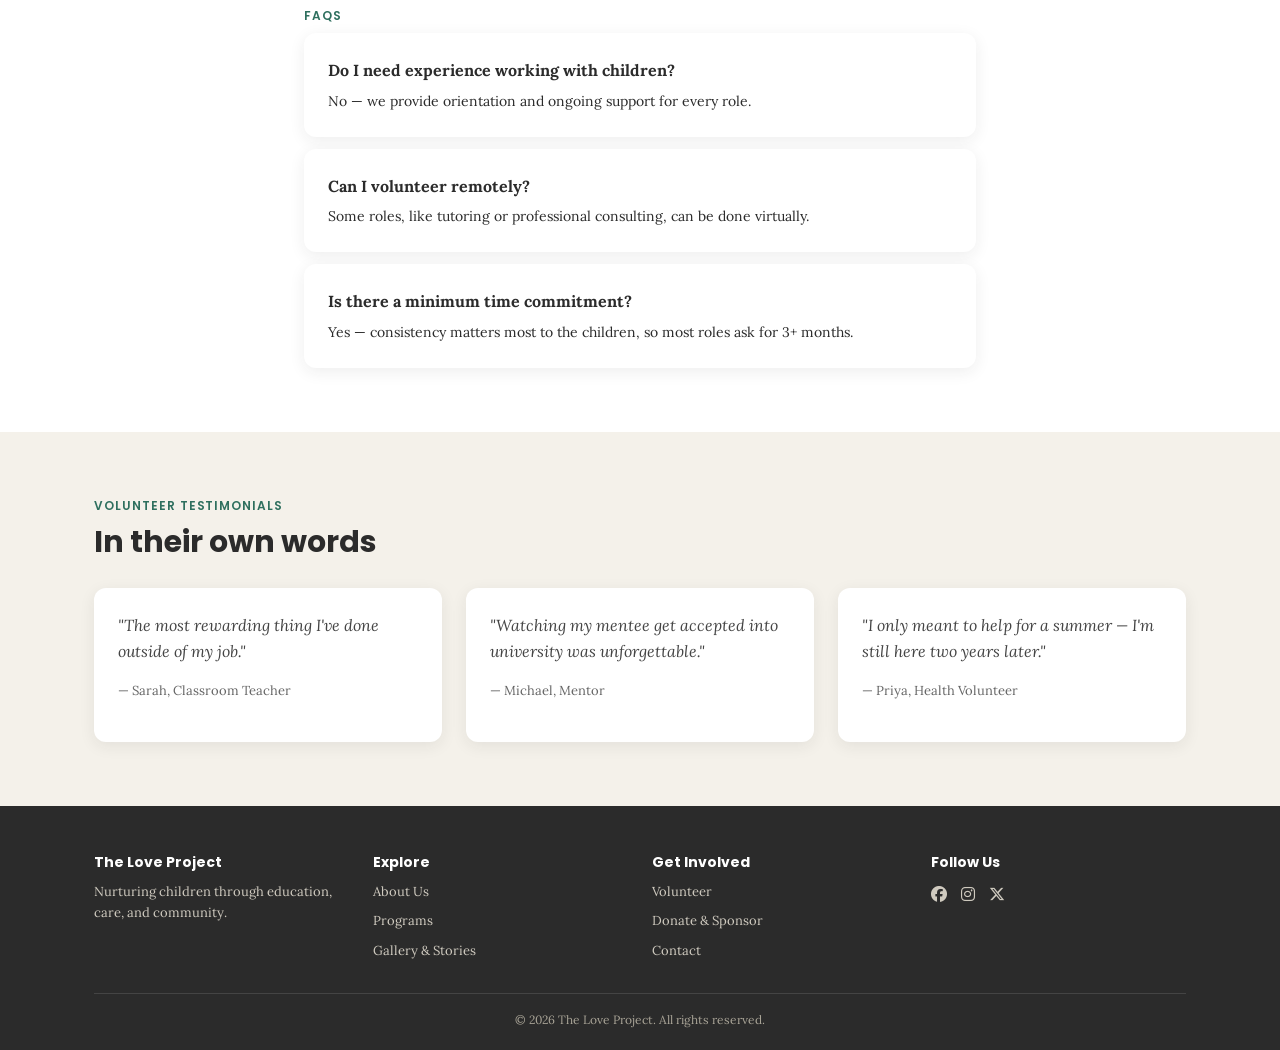
<file: volunteer.html>
<!DOCTYPE html>
<html lang="en">
<head>
<meta charset="UTF-8">
<meta name="viewport" content="width=device-width, initial-scale=1.0">
<title>The Love Project | Get Involved</title>
<link rel="preconnect" href="https://fonts.googleapis.com">
<link href="https://fonts.googleapis.com/css2?family=Poppins:wght@500;600;700&family=Lora:ital,wght@0,400;0,500;1,400&display=swap" rel="stylesheet">
<link rel="stylesheet" href="https://cdnjs.cloudflare.com/ajax/libs/font-awesome/6.5.1/css/all.min.css">
<link rel="stylesheet" href="css/style.css">
</head>
<body>

<header class="site-header">
  <a href="index.html" class="logo"><i class="fa-solid fa-heart"></i>The Love Project</a>
  <nav class="main-nav">
    <ul>
      <li><a href="index.html">Home</a></li>
      <li><a href="about.html">About</a></li>
      <li><a href="programs.html">Programs</a></li>
      <li><a href="volunteer.html" class="active">Volunteer</a></li>
      <li><a href="donate.html">Donate</a></li>
      <li><a href="gallery.html">Gallery</a></li>
      <li><a href="contact.html">Contact</a></li>
    </ul>
  </nav>
  <a href="donate.html" class="btn btn-primary"><i class="fa-solid fa-hand-holding-heart"></i>Donate</a>
</header>

<section class="page-header">
  <div class="container">
    <span class="eyebrow" style="color:#cfe9df;">Get Involved</span>
    <h1>Give your time. Change a trajectory.</h1>
    <p>From teaching a weekly class to offering professional skills, there's a role for almost anyone ready to show up consistently.</p>
  </div>
</section>

<section class="section">
  <div class="container">
    <div class="grid-3">
      <div class="card"><div class="icon-badge"><i class="fa-solid fa-chalkboard-user"></i></div><h3>Classroom Teacher</h3><p style="font-size:14px;">Lead or assist lessons in literacy, math, or the arts.</p><p style="font-size:13px;color:#666;">Commitment: 3+ months, weekly</p></div>
      <div class="card"><div class="icon-badge"><i class="fa-solid fa-user-graduate"></i></div><h3>Mentor &amp; Tutor</h3><p style="font-size:14px;">One-on-one academic or life-skills mentoring for teens.</p><p style="font-size:13px;color:#666;">Commitment: 6+ months, weekly</p></div>
      <div class="card"><div class="icon-badge"><i class="fa-solid fa-user-doctor"></i></div><h3>Skilled Professional</h3><p style="font-size:14px;">Medical, legal, or counseling support on a flexible schedule.</p><p style="font-size:13px;color:#666;">Commitment: Flexible</p></div>
    </div>
  </div>
</section>

<section class="section section-alt">
  <div class="container">
    <span class="eyebrow">Requirements</span>
    <ul style="max-width:640px;">
      <li><i class="fa-solid fa-check" style="color:var(--green);margin-right:8px;"></i>Minimum age 18 (16 with guardian consent for supervised roles)</li>
      <li style="margin-top:10px;"><i class="fa-solid fa-check" style="color:var(--green);margin-right:8px;"></i>Background check and safeguarding orientation</li>
      <li style="margin-top:10px;"><i class="fa-solid fa-check" style="color:var(--green);margin-right:8px;"></i>Minimum 3-month commitment for on-campus roles</li>
    </ul>
  </div>
</section>

<section class="section">
  <div class="container" style="max-width:640px;">
    <span class="eyebrow">Application</span>
    <h2 style="margin-bottom:20px;">Apply to volunteer</h2>
    <form action="#" method="post">
      <div class="grid-2" style="gap:16px;align-items:start;">
        <div class="field"><label for="v-name">Full Name</label><input id="v-name" name="name" type="text" placeholder="Jane Doe" required></div>
        <div class="field"><label for="v-email">Email</label><input id="v-email" name="email" type="email" placeholder="jane@email.com" required></div>
      </div>
      <div class="field">
        <label for="v-role">Role Interested In</label>
        <select id="v-role" name="role">
          <option>Classroom Teacher</option>
          <option>Mentor &amp; Tutor</option>
          <option>Skilled Professional</option>
        </select>
      </div>
      <div class="field"><label for="v-message">Availability &amp; Message</label><textarea id="v-message" name="message" rows="4" placeholder="Tell us about your availability and experience..."></textarea></div>
      <button type="submit" class="btn btn-primary"><i class="fa-solid fa-paper-plane"></i>Submit Application</button>
    </form>
  </div>
</section>

<section class="section section-alt">
  <div class="container" style="max-width:720px;">
    <span class="eyebrow">FAQs</span>
    <div class="card" style="margin-bottom:12px;"><strong>Do I need experience working with children?</strong><p style="margin:6px 0 0;font-size:14px;">No &mdash; we provide orientation and ongoing support for every role.</p></div>
    <div class="card" style="margin-bottom:12px;"><strong>Can I volunteer remotely?</strong><p style="margin:6px 0 0;font-size:14px;">Some roles, like tutoring or professional consulting, can be done virtually.</p></div>
    <div class="card"><strong>Is there a minimum time commitment?</strong><p style="margin:6px 0 0;font-size:14px;">Yes &mdash; consistency matters most to the children, so most roles ask for 3+ months.</p></div>
  </div>
</section>

<section class="section">
  <div class="container">
    <span class="eyebrow">Volunteer Testimonials</span>
    <h2 style="margin-bottom:28px;">In their own words</h2>
    <div class="grid-3">
      <div class="card"><p class="quote">"The most rewarding thing I've done outside of my job."</p><p style="font-size:13px;color:#666;margin-top:10px;">&mdash; Sarah, Classroom Teacher</p></div>
      <div class="card"><p class="quote">"Watching my mentee get accepted into university was unforgettable."</p><p style="font-size:13px;color:#666;margin-top:10px;">&mdash; Michael, Mentor</p></div>
      <div class="card"><p class="quote">"I only meant to help for a summer &mdash; I'm still here two years later."</p><p style="font-size:13px;color:#666;margin-top:10px;">&mdash; Priya, Health Volunteer</p></div>
    </div>
  </div>
</section>

<footer class="site-footer">
  <div class="container">
    <div class="grid-4">
      <div>
        <h4>The Love Project</h4>
        <p>Nurturing children through education, care, and community.</p>
      </div>
      <div>
        <h4>Explore</h4>
        <a href="about.html">About Us</a>
        <a href="programs.html">Programs</a>
        <a href="gallery.html">Gallery &amp; Stories</a>
      </div>
      <div>
        <h4>Get Involved</h4>
        <a href="volunteer.html">Volunteer</a>
        <a href="donate.html">Donate &amp; Sponsor</a>
        <a href="contact.html">Contact</a>
      </div>
      <div>
        <h4>Follow Us</h4>
        <div class="social-icons">
          <a href="#"><i class="fa-brands fa-facebook"></i></a>
          <a href="#"><i class="fa-brands fa-instagram"></i></a>
          <a href="#"><i class="fa-brands fa-x-twitter"></i></a>
        </div>
      </div>
    </div>
    <div class="footer-bottom">&copy; 2026 The Love Project. All rights reserved.</div>
  </div>
</footer>

</body>
</html>
</file>
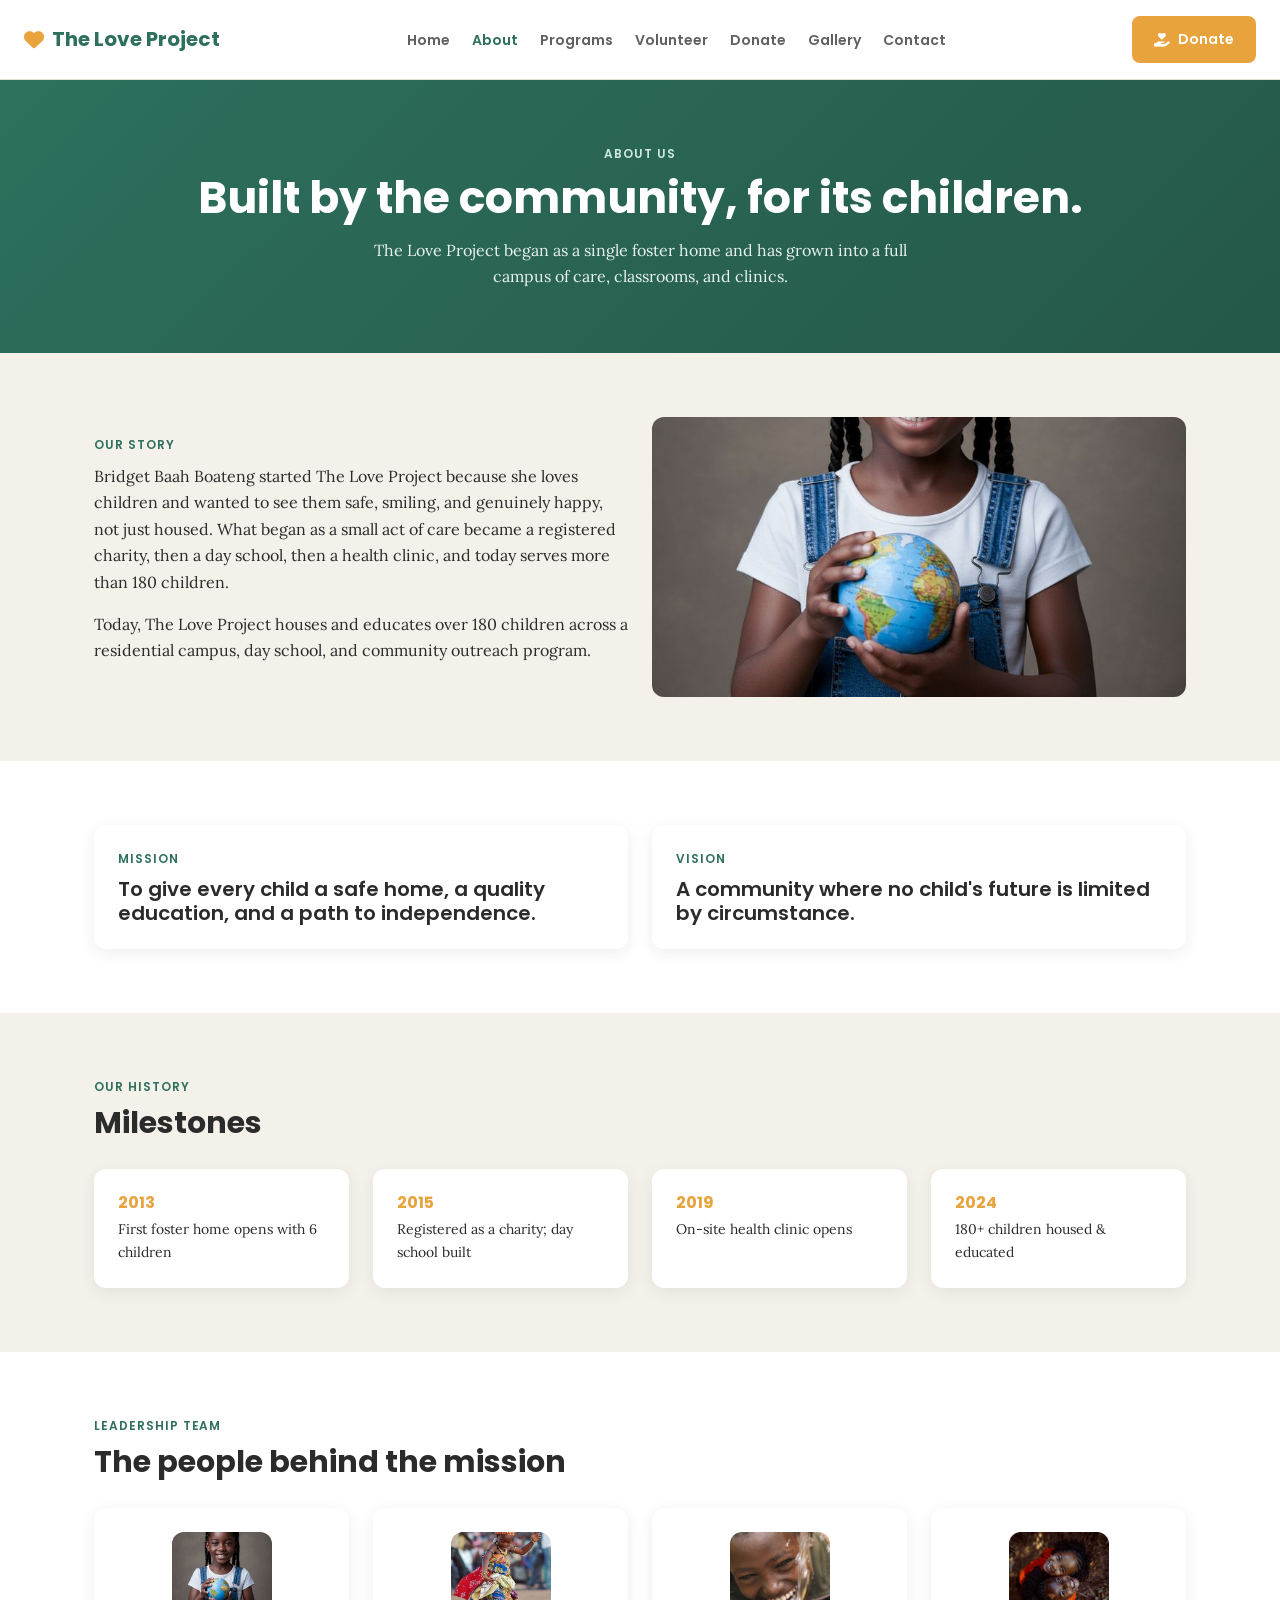
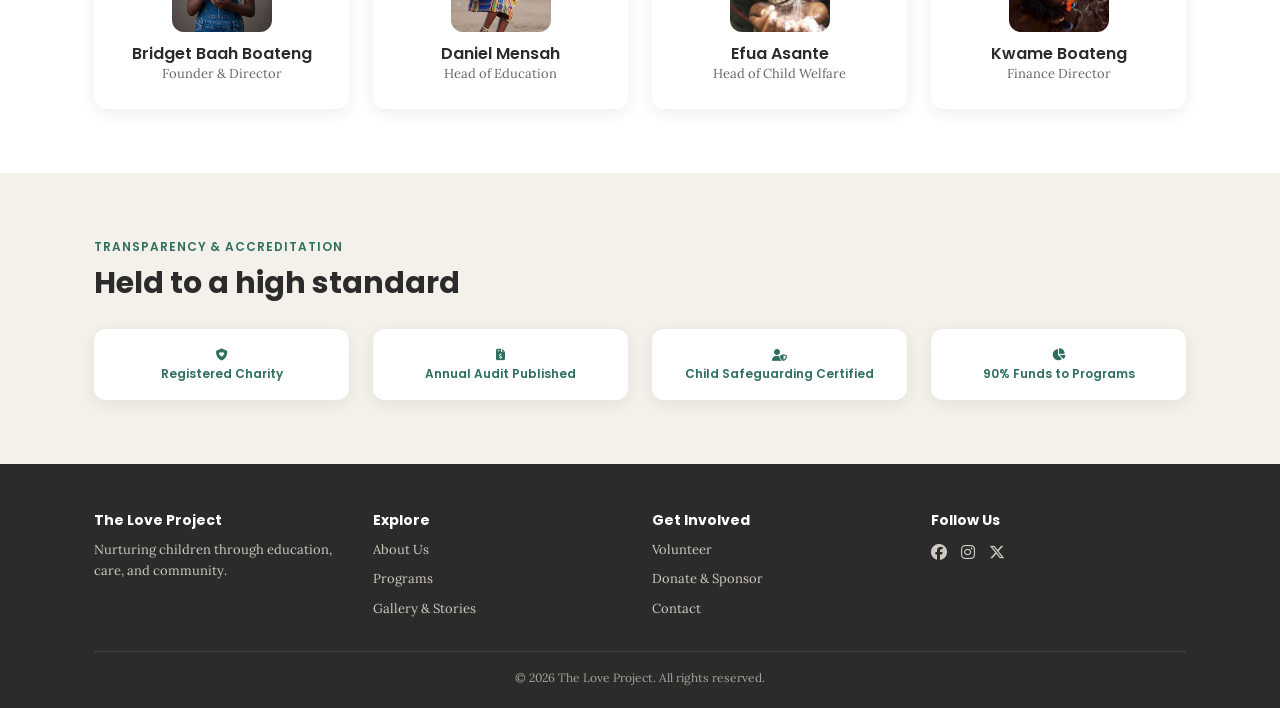
<file: pages/about.html>
<!DOCTYPE html>
<html lang="en">
<head>
<meta charset="UTF-8">
<meta name="viewport" content="width=device-width, initial-scale=1.0">
<title>The Love Project | About Us</title>
<link rel="preconnect" href="https://fonts.googleapis.com">
<link href="https://fonts.googleapis.com/css2?family=Poppins:wght@500;600;700&family=Lora:ital,wght@0,400;0,500;1,400&display=swap" rel="stylesheet">
<link rel="stylesheet" href="https://cdnjs.cloudflare.com/ajax/libs/font-awesome/6.5.1/css/all.min.css">
<link rel="stylesheet" href="../css/style.css">
</head>
<body>

<header class="site-header">
  <a href="../index.html" class="logo"><i class="fa-solid fa-heart"></i>The Love Project</a>
  <nav class="main-nav">
    <ul>
      <li><a href="../index.html">Home</a></li>
      <li><a href="about.html" class="active">About</a></li>
      <li><a href="programs.html">Programs</a></li>
      <li><a href="volunteer.html">Volunteer</a></li>
      <li><a href="donate.html">Donate</a></li>
      <li><a href="gallery.html">Gallery</a></li>
      <li><a href="contact.html">Contact</a></li>
    </ul>
  </nav>
  <a href="donate.html" class="btn btn-primary"><i class="fa-solid fa-hand-holding-heart"></i>Donate</a>
</header>

<section class="page-header">
  <div class="container">
    <span class="eyebrow" style="color:#cfe9df;">About Us</span>
    <h1>Built by the community, for its children.</h1>
    <p>The Love Project began as a single foster home and has grown into a full campus of care, classrooms, and clinics.</p>
  </div>
</section>

<section class="section">
  <div class="container grid-2">
    <div>
      <span class="eyebrow">Our Story</span>
      <p>Bridget Baah Boateng started The Love Project because she loves children and wanted to see them safe, smiling, and genuinely happy, not just housed. What began as a small act of care became a registered charity, then a day school, then a health clinic, and today serves more than 180 children.</p>
      <p>Today, The Love Project houses and educates over 180 children across a residential campus, day school, and community outreach program.</p>
    </div>
    <img class="ph-img" src="../images/b.jpg" alt="Children learning together" style="height:280px;" />
  </div>
</section>

<section class="section section-alt">
  <div class="container grid-2" style="align-items:stretch;">
    <div class="card">
      <span class="eyebrow">Mission</span>
      <h3>To give every child a safe home, a quality education, and a path to independence.</h3>
    </div>
    <div class="card">
      <span class="eyebrow">Vision</span>
      <h3>A community where no child's future is limited by circumstance.</h3>
    </div>
  </div>
</section>

<section class="section">
  <div class="container">
    <span class="eyebrow">Our History</span>
    <h2 style="margin-bottom:28px;">Milestones</h2>
    <div class="grid-4">
      <div class="card"><div class="headfont" style="color:var(--amber);font-weight:700;">2013</div><p style="margin:6px 0 0;font-size:14px;">First foster home opens with 6 children</p></div>
      <div class="card"><div class="headfont" style="color:var(--amber);font-weight:700;">2015</div><p style="margin:6px 0 0;font-size:14px;">Registered as a charity; day school built</p></div>
      <div class="card"><div class="headfont" style="color:var(--amber);font-weight:700;">2019</div><p style="margin:6px 0 0;font-size:14px;">On-site health clinic opens</p></div>
      <div class="card"><div class="headfont" style="color:var(--amber);font-weight:700;">2024</div><p style="margin:6px 0 0;font-size:14px;">180+ children housed &amp; educated</p></div>
    </div>
  </div>
</section>

<section class="section section-alt">
  <div class="container">
    <span class="eyebrow">Leadership Team</span>
    <h2 style="margin-bottom:28px;">The people behind the mission</h2>
    <div class="grid-4">
      <div class="card text-center">
        <img class="ph-img ph-round" src="../images/b.jpg" alt="Bridget Baah Boateng" style="height:100px;width:100px;margin:0 auto 12px;object-fit:cover;" />
        <div class="headfont" style="font-weight:600;">Bridget Baah Boateng</div>
        <div style="font-size:13px;color:#666;">Founder &amp; Director</div>
      </div>
      <div class="card text-center">
        <img class="ph-img ph-round" src="../images/d.jpg" alt="Daniel Mensah" style="height:100px;width:100px;margin:0 auto 12px;object-fit:cover;" />
        <div class="headfont" style="font-weight:600;">Daniel Mensah</div>
        <div style="font-size:13px;color:#666;">Head of Education</div>
      </div>
      <div class="card text-center">
        <img class="ph-img ph-round" src="../images/f.jpg" alt="Efua Asante" style="height:100px;width:100px;margin:0 auto 12px;object-fit:cover;" />
        <div class="headfont" style="font-weight:600;">Efua Asante</div>
        <div style="font-size:13px;color:#666;">Head of Child Welfare</div>
      </div>
      <div class="card text-center">
        <img class="ph-img ph-round" src="../images/g.jpg" alt="Kwame Boateng" style="height:100px;width:100px;margin:0 auto 12px;object-fit:cover;" />
        <div class="headfont" style="font-weight:600;">Kwame Boateng</div>
        <div style="font-size:13px;color:#666;">Finance Director</div>
      </div>
    </div>
  </div>
</section>

<section class="section">
  <div class="container">
    <span class="eyebrow">Transparency &amp; Accreditation</span>
    <h2 style="margin-bottom:28px;">Held to a high standard</h2>
    <div class="grid-4">
      <div class="badge"><i class="fa-solid fa-shield-heart"></i><br>Registered Charity</div>
      <div class="badge"><i class="fa-solid fa-file-invoice-dollar"></i><br>Annual Audit Published</div>
      <div class="badge"><i class="fa-solid fa-user-shield"></i><br>Child Safeguarding Certified</div>
      <div class="badge"><i class="fa-solid fa-chart-pie"></i><br>90% Funds to Programs</div>
    </div>
  </div>
</section>

<footer class="site-footer">
  <div class="container">
    <div class="grid-4">
      <div>
        <h4>The Love Project</h4>
        <p>Nurturing children through education, care, and community.</p>
      </div>
      <div>
        <h4>Explore</h4>
        <a href="about.html">About Us</a>
        <a href="programs.html">Programs</a>
        <a href="gallery.html">Gallery &amp; Stories</a>
      </div>
      <div>
        <h4>Get Involved</h4>
        <a href="volunteer.html">Volunteer</a>
        <a href="donate.html">Donate &amp; Sponsor</a>
        <a href="contact.html">Contact</a>
      </div>
      <div>
        <h4>Follow Us</h4>
        <div class="social-icons">
          <a href="#"><i class="fa-brands fa-facebook"></i></a>
          <a href="#"><i class="fa-brands fa-instagram"></i></a>
          <a href="#"><i class="fa-brands fa-x-twitter"></i></a>
        </div>
      </div>
    </div>
    <div class="footer-bottom">&copy; 2026 The Love Project. All rights reserved.</div>
  </div>
</footer>

</body>
</html>
</file>
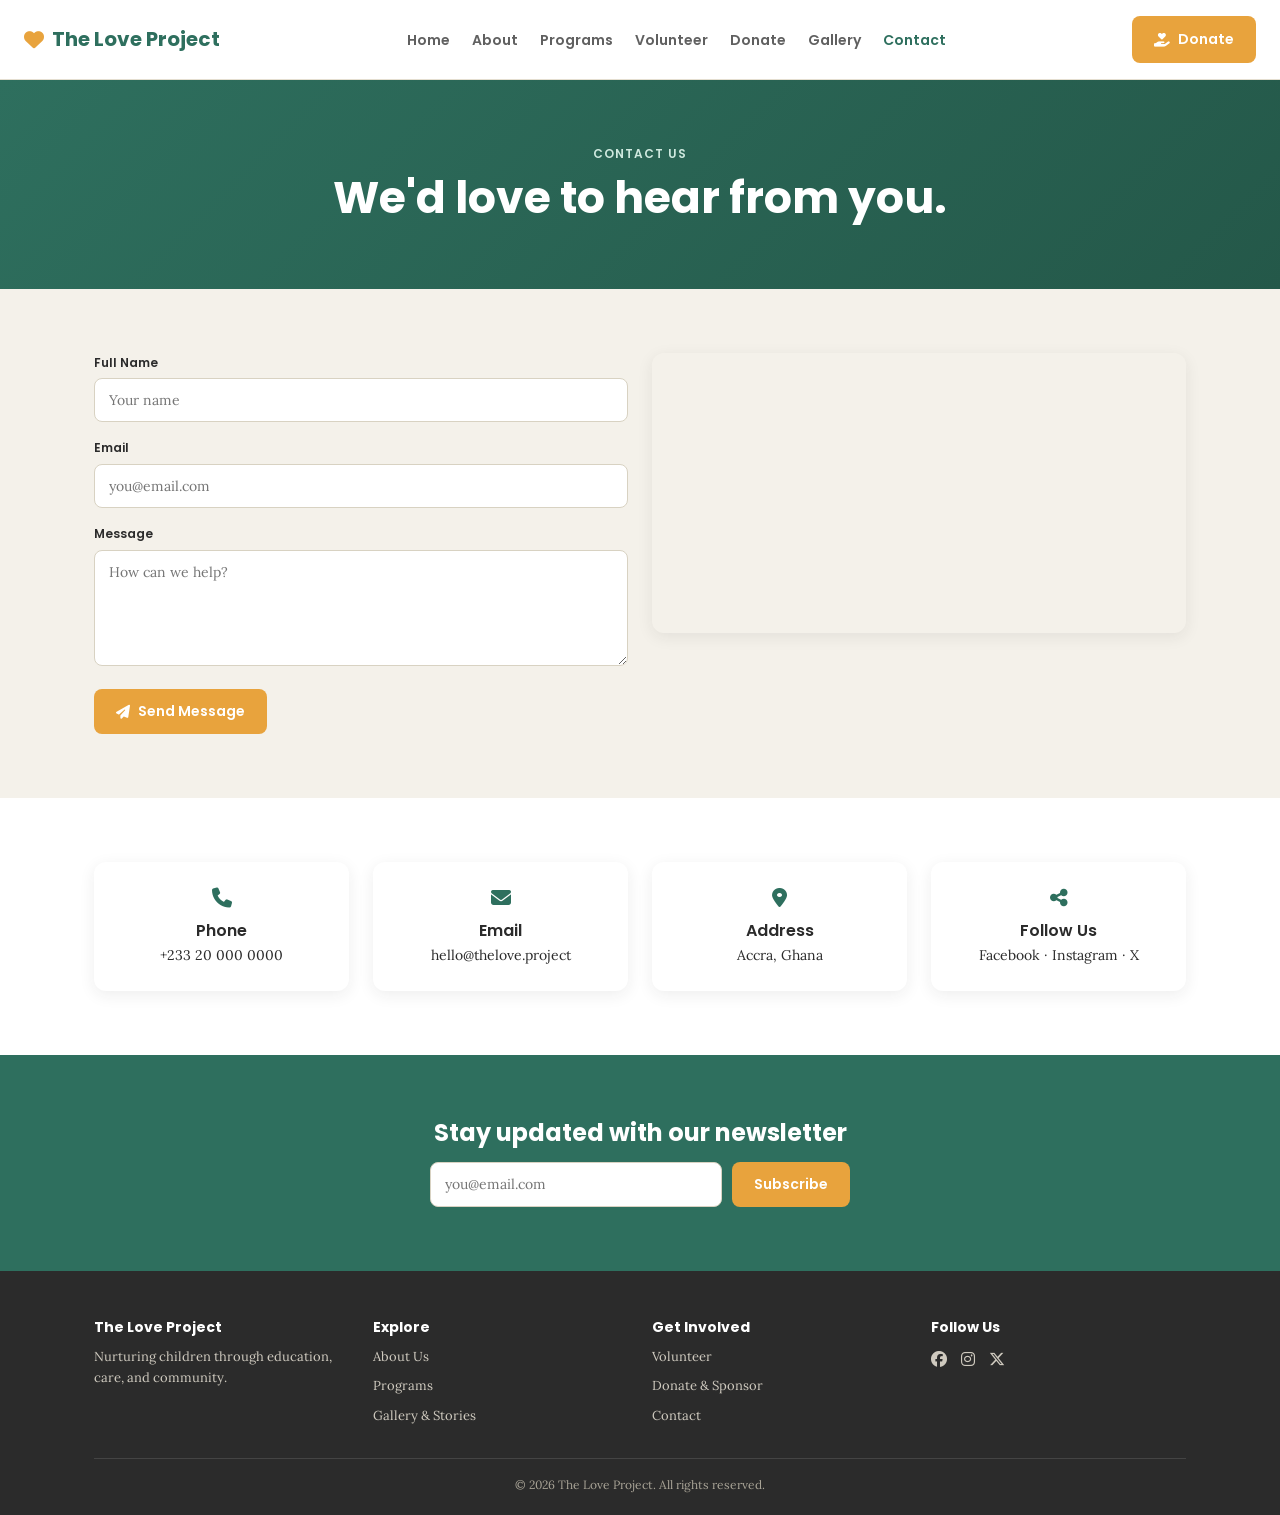
<file: pages/contact.html>
<!DOCTYPE html>
<html lang="en">
<head>
<meta charset="UTF-8">
<meta name="viewport" content="width=device-width, initial-scale=1.0">
<title>The Love Project | Contact Us</title>
<link rel="preconnect" href="https://fonts.googleapis.com">
<link href="https://fonts.googleapis.com/css2?family=Poppins:wght@500;600;700&family=Lora:ital,wght@0,400;0,500;1,400&display=swap" rel="stylesheet">
<link rel="stylesheet" href="https://cdnjs.cloudflare.com/ajax/libs/font-awesome/6.5.1/css/all.min.css">
<link rel="stylesheet" href="../css/style.css">
</head>
<body>

<header class="site-header">
  <a href="../index.html" class="logo"><i class="fa-solid fa-heart"></i>The Love Project</a>
  <nav class="main-nav">
    <ul>
      <li><a href="../index.html">Home</a></li>
      <li><a href="about.html">About</a></li>
      <li><a href="programs.html">Programs</a></li>
      <li><a href="volunteer.html">Volunteer</a></li>
      <li><a href="donate.html">Donate</a></li>
      <li><a href="gallery.html">Gallery</a></li>
      <li><a href="contact.html" class="active">Contact</a></li>
    </ul>
  </nav>
  <a href="donate.html" class="btn btn-primary"><i class="fa-solid fa-hand-holding-heart"></i>Donate</a>
</header>

<section class="page-header">
  <div class="container">
    <span class="eyebrow" style="color:#cfe9df;">Contact Us</span>
    <h1>We'd love to hear from you.</h1>
  </div>
</section>

<section class="section">
  <div class="container grid-2" style="align-items:start;">
    <form action="#" method="post">
      <div class="field"><label for="c-name">Full Name</label><input id="c-name" name="name" type="text" placeholder="Your name" required></div>
      <div class="field"><label for="c-email">Email</label><input id="c-email" name="email" type="email" placeholder="you@email.com" required></div>
      <div class="field"><label for="c-message">Message</label><textarea id="c-message" name="message" rows="5" placeholder="How can we help?"></textarea></div>
      <button type="submit" class="btn btn-primary"><i class="fa-solid fa-paper-plane"></i>Send Message</button>
    </form>
    <iframe class="map-frame" title="Map to The Love Project in Accra, Ghana" src="https://www.google.com/maps?q=Accra%20Ghana&output=embed" style="height:280px;"></iframe>
  </div>
</section>

<section class="section section-alt">
  <div class="container grid-4">
    <div class="card text-center"><i class="fa-solid fa-phone" style="color:var(--green);font-size:20px;"></i><div class="headfont" style="font-weight:600;margin-top:8px;">Phone</div><p style="font-size:14px;margin:4px 0 0;">+233 20 000 0000</p></div>
    <div class="card text-center"><i class="fa-solid fa-envelope" style="color:var(--green);font-size:20px;"></i><div class="headfont" style="font-weight:600;margin-top:8px;">Email</div><p style="font-size:14px;margin:4px 0 0;">hello@thelove.project</p></div>
    <div class="card text-center"><i class="fa-solid fa-location-dot" style="color:var(--green);font-size:20px;"></i><div class="headfont" style="font-weight:600;margin-top:8px;">Address</div><p style="font-size:14px;margin:4px 0 0;">Accra, Ghana</p></div>
    <div class="card text-center"><i class="fa-solid fa-share-nodes" style="color:var(--green);font-size:20px;"></i><div class="headfont" style="font-weight:600;margin-top:8px;">Follow Us</div><p style="font-size:14px;margin:4px 0 0;">Facebook &middot; Instagram &middot; X</p></div>
  </div>
</section>

<section class="section text-center" style="background:var(--green);">
  <div class="container">
    <h2 style="color:#fff;font-size:24px;margin-bottom:14px;">Stay updated with our newsletter</h2>
    <form action="#" method="post" style="display:flex;gap:10px;max-width:420px;margin:0 auto;">
      <input type="email" placeholder="you@email.com" style="background:#fff;">
      <button type="submit" class="btn btn-primary" style="white-space:nowrap;">Subscribe</button>
    </form>
  </div>
</section>

<footer class="site-footer">
  <div class="container">
    <div class="grid-4">
      <div>
        <h4>The Love Project</h4>
        <p>Nurturing children through education, care, and community.</p>
      </div>
      <div>
        <h4>Explore</h4>
        <a href="about.html">About Us</a>
        <a href="programs.html">Programs</a>
        <a href="gallery.html">Gallery &amp; Stories</a>
      </div>
      <div>
        <h4>Get Involved</h4>
        <a href="volunteer.html">Volunteer</a>
        <a href="donate.html">Donate &amp; Sponsor</a>
        <a href="contact.html">Contact</a>
      </div>
      <div>
        <h4>Follow Us</h4>
        <div class="social-icons">
          <a href="#"><i class="fa-brands fa-facebook"></i></a>
          <a href="#"><i class="fa-brands fa-instagram"></i></a>
          <a href="#"><i class="fa-brands fa-x-twitter"></i></a>
        </div>
      </div>
    </div>
    <div class="footer-bottom">&copy; 2026 The Love Project. All rights reserved.</div>
  </div>
</footer>

</body>
</html>
</file>
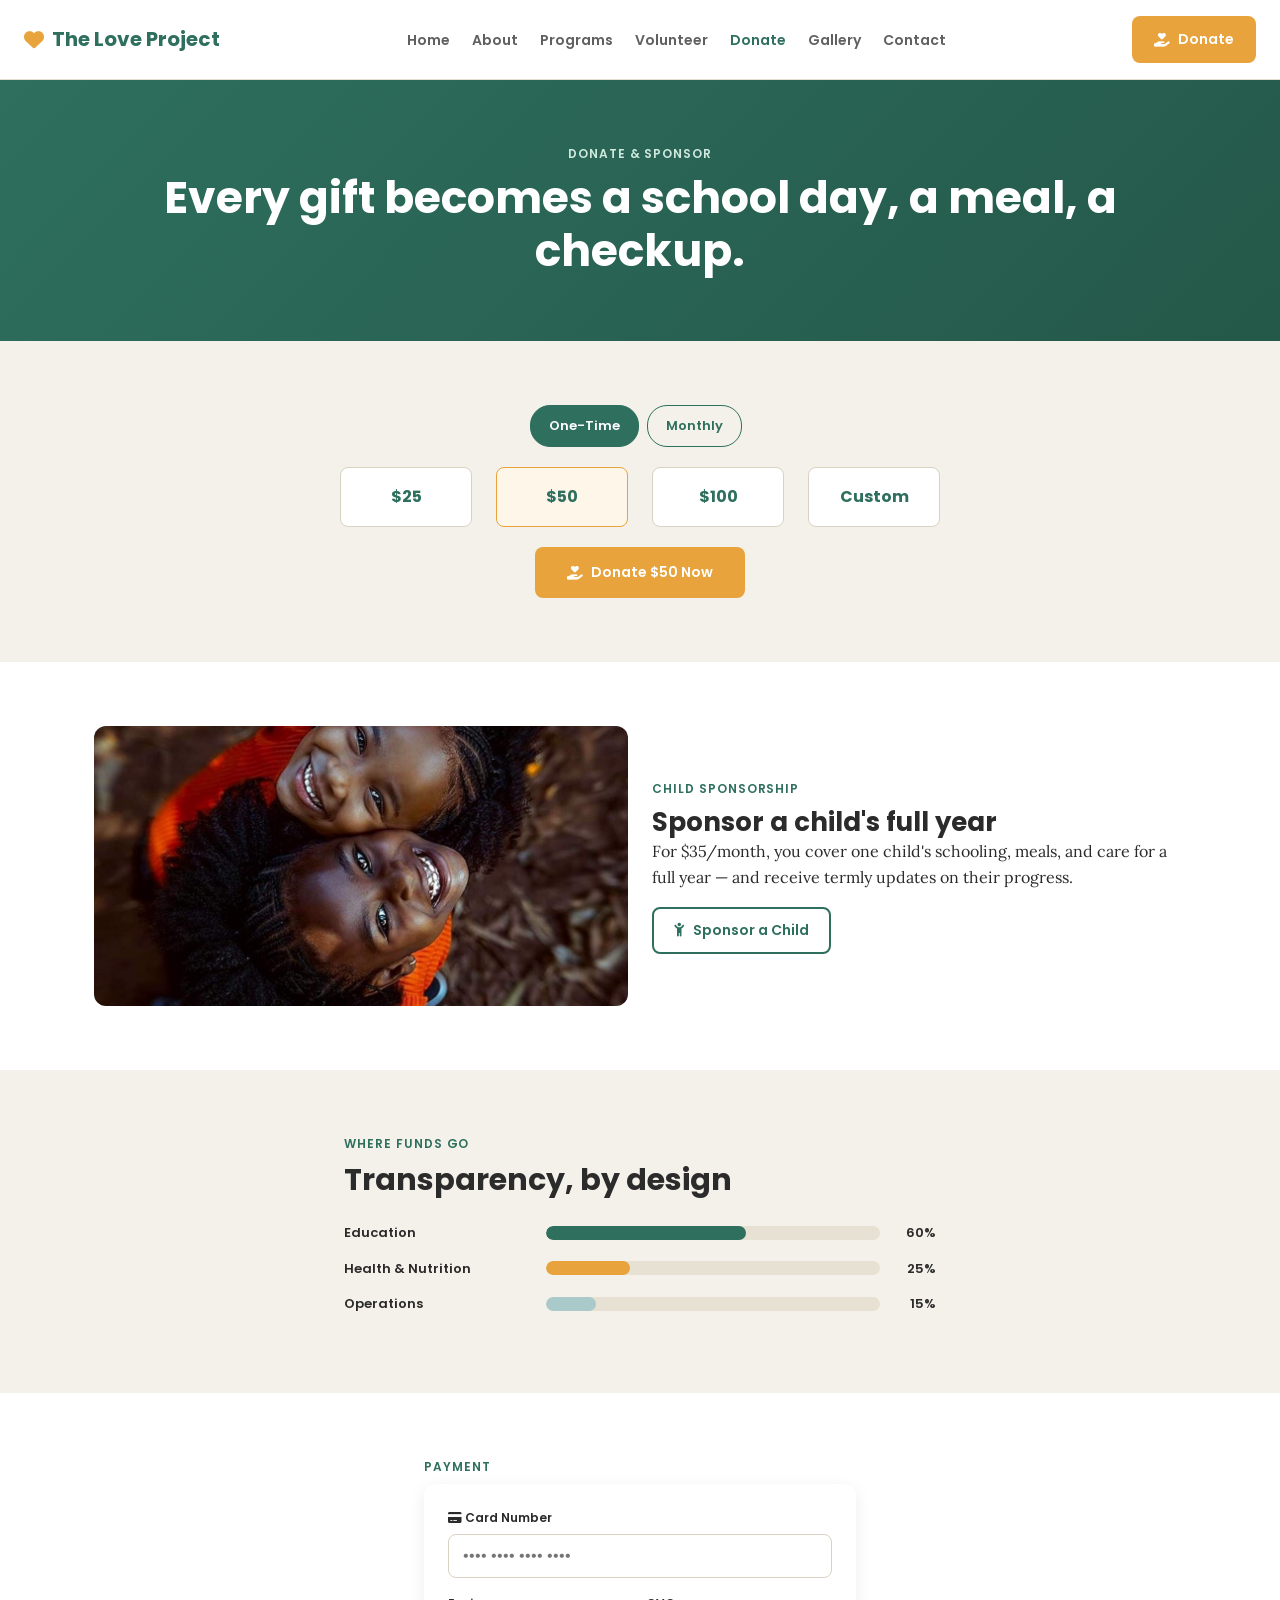
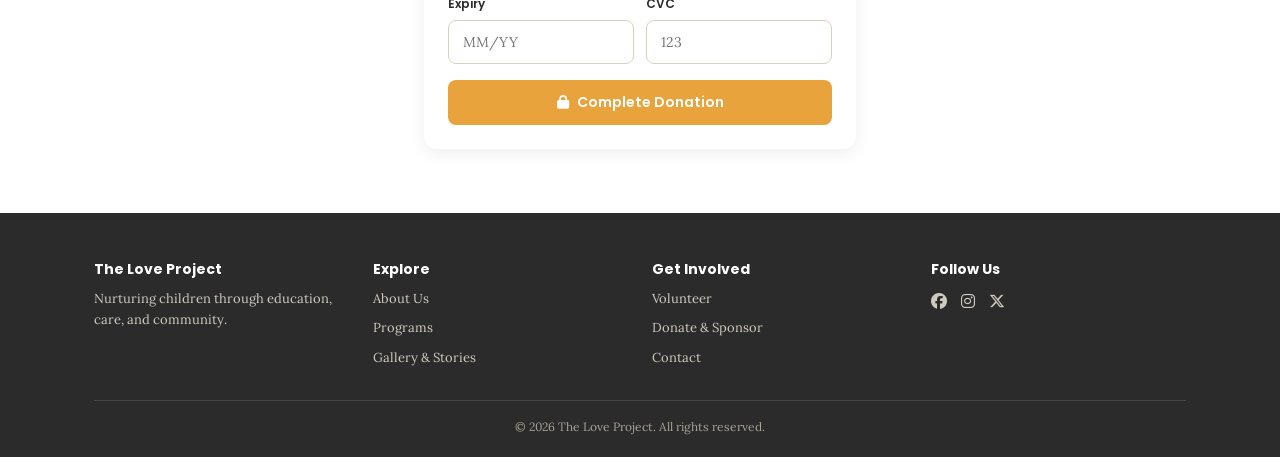
<file: pages/donate.html>
<!DOCTYPE html>
<html lang="en">
<head>
<meta charset="UTF-8">
<meta name="viewport" content="width=device-width, initial-scale=1.0">
<title>The Love Project | Donate &amp; Sponsor</title>
<link rel="preconnect" href="https://fonts.googleapis.com">
<link href="https://fonts.googleapis.com/css2?family=Poppins:wght@500;600;700&family=Lora:ital,wght@0,400;0,500;1,400&display=swap" rel="stylesheet">
<link rel="stylesheet" href="https://cdnjs.cloudflare.com/ajax/libs/font-awesome/6.5.1/css/all.min.css">
<link rel="stylesheet" href="../css/style.css">
</head>
<body>

<header class="site-header">
  <a href="../index.html" class="logo"><i class="fa-solid fa-heart"></i>The Love Project</a>
  <nav class="main-nav">
    <ul>
      <li><a href="../index.html">Home</a></li>
      <li><a href="about.html">About</a></li>
      <li><a href="programs.html">Programs</a></li>
      <li><a href="volunteer.html">Volunteer</a></li>
      <li><a href="donate.html" class="active">Donate</a></li>
      <li><a href="gallery.html">Gallery</a></li>
      <li><a href="contact.html">Contact</a></li>
    </ul>
  </nav>
  <a href="donate.html" class="btn btn-primary"><i class="fa-solid fa-hand-holding-heart"></i>Donate</a>
</header>

<section class="page-header">
  <div class="container">
    <span class="eyebrow" style="color:#cfe9df;">Donate &amp; Sponsor</span>
    <h1>Every gift becomes a school day, a meal, a checkup.</h1>
  </div>
</section>

<section class="section text-center">
  <div class="container">
    <div style="margin:0 0 20px;">
      <span class="pill active">One-Time</span><span class="pill">Monthly</span>
    </div>
    <div class="grid-4" style="max-width:600px;margin:0 auto 20px;">
      <div class="amt">$25</div><div class="amt sel">$50</div><div class="amt">$100</div><div class="amt">Custom</div>
    </div>
    <a href="#payment" class="btn btn-primary" style="padding:14px 32px;"><i class="fa-solid fa-hand-holding-heart"></i>Donate $50 Now</a>
  </div>
</section>

<section class="section section-alt">
  <div class="container grid-2">
    <img class="ph-img" src="../images/g.jpg" alt="Children smiling together at school" style="height:280px;" />
    <div>
      <span class="eyebrow">Child Sponsorship</span>
      <h2 style="font-size:26px;">Sponsor a child's full year</h2>
      <p>For $35/month, you cover one child's schooling, meals, and care for a full year &mdash; and receive termly updates on their progress.</p>
      <a href="#payment" class="btn btn-secondary"><i class="fa-solid fa-child-reaching"></i>Sponsor a Child</a>
    </div>
  </div>
</section>

<section class="section">
  <div class="container" style="max-width:640px;">
    <span class="eyebrow">Where Funds Go</span>
    <h2 style="margin-bottom:24px;">Transparency, by design</h2>
    <div class="bar-row"><div class="bar-label">Education</div><div class="bar-track"><div class="bar-fill" style="width:60%;background:var(--green);"></div></div><div class="bar-pct">60%</div></div>
    <div class="bar-row"><div class="bar-label">Health &amp; Nutrition</div><div class="bar-track"><div class="bar-fill" style="width:25%;background:var(--amber);"></div></div><div class="bar-pct">25%</div></div>
    <div class="bar-row"><div class="bar-label">Operations</div><div class="bar-track"><div class="bar-fill" style="width:15%;background:var(--sky);"></div></div><div class="bar-pct">15%</div></div>
  </div>
</section>

<section class="section section-alt" id="payment">
  <div class="container" style="max-width:480px;">
    <span class="eyebrow">Payment</span>
    <form action="#" method="post" class="card">
      <div class="field"><label for="card-num"><i class="fa-solid fa-credit-card"></i> Card Number</label><input id="card-num" type="text" placeholder="•••• •••• •••• ••••"></div>
      <div class="grid-2" style="gap:12px;">
        <div class="field"><label for="exp">Expiry</label><input id="exp" type="text" placeholder="MM/YY"></div>
        <div class="field"><label for="cvc">CVC</label><input id="cvc" type="text" placeholder="123"></div>
      </div>
      <button type="submit" class="btn btn-primary" style="width:100%;justify-content:center;"><i class="fa-solid fa-lock"></i>Complete Donation</button>
    </form>
  </div>
</section>

<footer class="site-footer">
  <div class="container">
    <div class="grid-4">
      <div>
        <h4>The Love Project</h4>
        <p>Nurturing children through education, care, and community.</p>
      </div>
      <div>
        <h4>Explore</h4>
        <a href="about.html">About Us</a>
        <a href="programs.html">Programs</a>
        <a href="gallery.html">Gallery &amp; Stories</a>
      </div>
      <div>
        <h4>Get Involved</h4>
        <a href="volunteer.html">Volunteer</a>
        <a href="donate.html">Donate &amp; Sponsor</a>
        <a href="contact.html">Contact</a>
      </div>
      <div>
        <h4>Follow Us</h4>
        <div class="social-icons">
          <a href="#"><i class="fa-brands fa-facebook"></i></a>
          <a href="#"><i class="fa-brands fa-instagram"></i></a>
          <a href="#"><i class="fa-brands fa-x-twitter"></i></a>
        </div>
      </div>
    </div>
    <div class="footer-bottom">&copy; 2026 The Love Project. All rights reserved.</div>
  </div>
</footer>

</body>
</html>
</file>
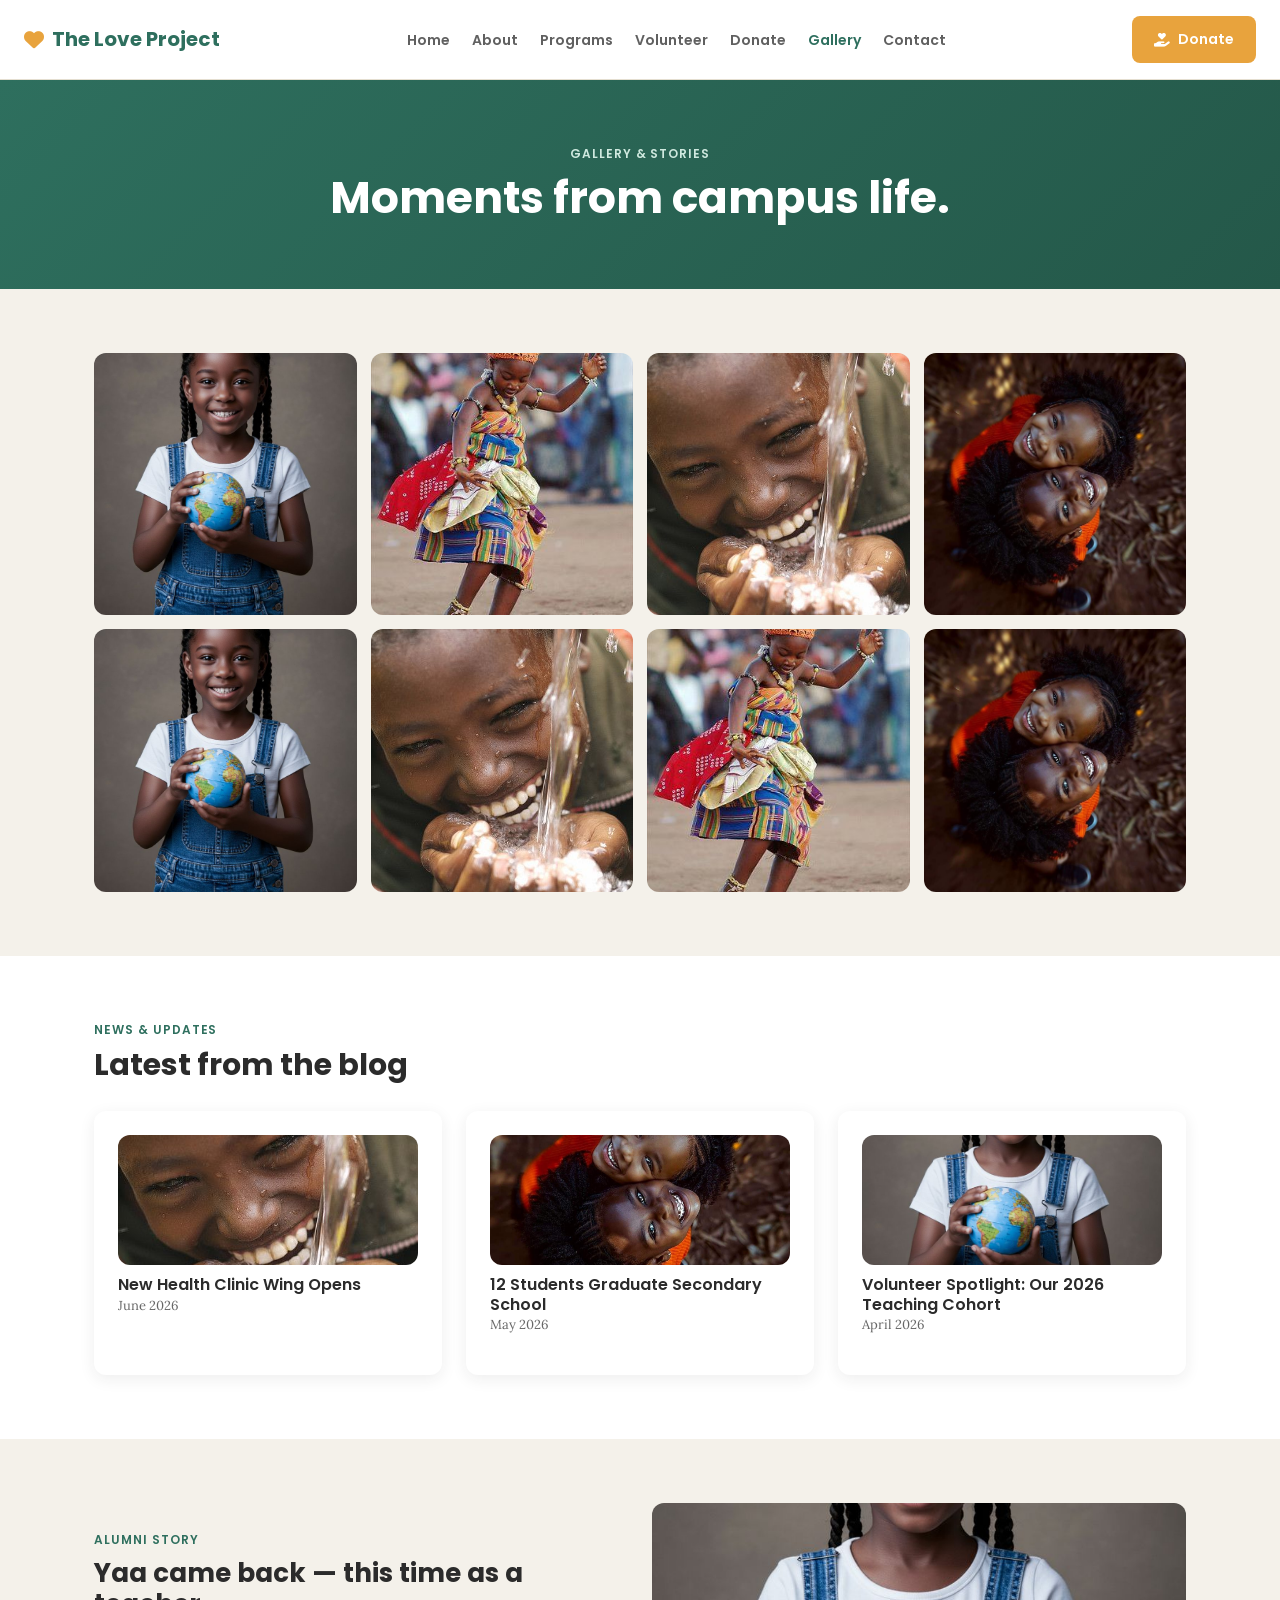
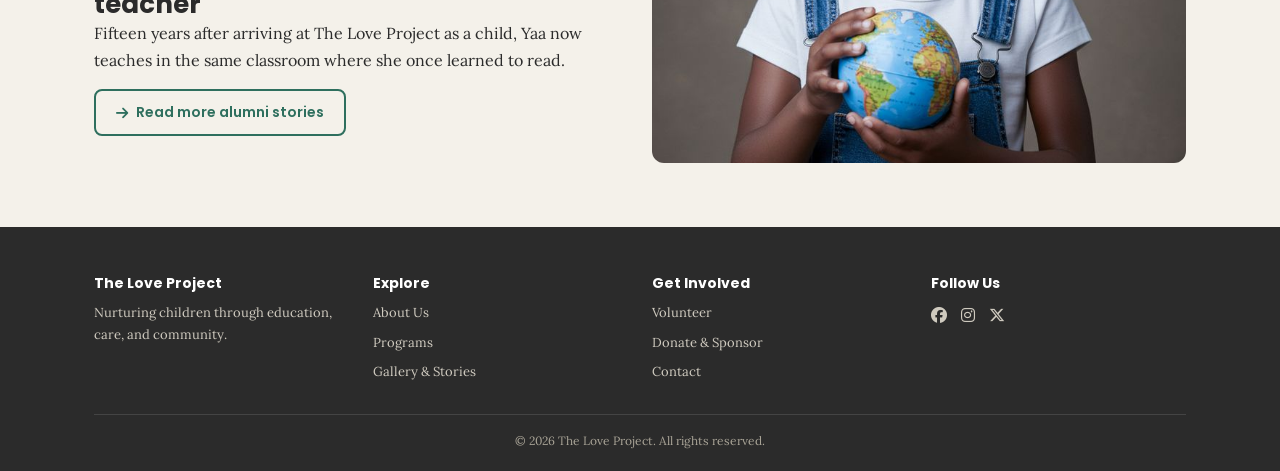
<file: pages/gallery.html>
<!DOCTYPE html>
<html lang="en">
<head>
<meta charset="UTF-8">
<meta name="viewport" content="width=device-width, initial-scale=1.0">
<title>The Love Project | Gallery &amp; Stories</title>
<link rel="preconnect" href="https://fonts.googleapis.com">
<link href="https://fonts.googleapis.com/css2?family=Poppins:wght@500;600;700&family=Lora:ital,wght@0,400;0,500;1,400&display=swap" rel="stylesheet">
<link rel="stylesheet" href="https://cdnjs.cloudflare.com/ajax/libs/font-awesome/6.5.1/css/all.min.css">
<link rel="stylesheet" href="../css/style.css">
</head>
<body>

<header class="site-header">
  <a href="../index.html" class="logo"><i class="fa-solid fa-heart"></i>The Love Project</a>
  <nav class="main-nav">
    <ul>
      <li><a href="../index.html">Home</a></li>
      <li><a href="about.html">About</a></li>
      <li><a href="programs.html">Programs</a></li>
      <li><a href="volunteer.html">Volunteer</a></li>
      <li><a href="donate.html">Donate</a></li>
      <li><a href="gallery.html" class="active">Gallery</a></li>
      <li><a href="contact.html">Contact</a></li>
    </ul>
  </nav>
  <a href="donate.html" class="btn btn-primary"><i class="fa-solid fa-hand-holding-heart"></i>Donate</a>
</header>

<section class="page-header">
  <div class="container">
    <span class="eyebrow" style="color:#cfe9df;">Gallery &amp; Stories</span>
    <h1>Moments from campus life.</h1>
  </div>
</section>

<section class="section">
  <div class="container">
    <div class="photo-grid">
      <img class="photo ph-img" src="../images/b.jpg" alt="Children reading together in a classroom" />
      <img class="photo ph-img" src="../images/d.jpg" alt="Children playing outdoors smiling" />
      <img class="photo ph-img" src="../images/f.jpg" alt="Community meal with children and volunteers" />
      <img class="photo ph-img" src="../images/g.jpg" alt="Students reading together" />
      <img class="photo ph-img" src="../images/b.jpg" alt="Students learning at school" />
      <img class="photo ph-img" src="../images/f.jpg" alt="Volunteer teacher helping children" />
      <img class="photo ph-img" src="../images/d.jpg" alt="Warm campus life with children" />
      <img class="photo ph-img" src="../images/g.jpg" alt="Child smiling during a classroom activity" />
    </div>
  </div>
</section>

<section class="section section-alt">
  <div class="container">
    <span class="eyebrow">News &amp; Updates</span>
    <h2 style="margin-bottom:28px;">Latest from the blog</h2>
    <div class="grid-3">
      <div class="card"><img class="ph-img" src="../images/f.jpg" alt="Health clinic community care" style="height:130px;margin-bottom:10px;" /><h3 style="font-size:16px;">New Health Clinic Wing Opens</h3><p style="font-size:13px;color:#666;">June 2026</p></div>
      <div class="card"><img class="ph-img" src="../images/g.jpg" alt="Students graduating" style="height:130px;margin-bottom:10px;" /><h3 style="font-size:16px;">12 Students Graduate Secondary School</h3><p style="font-size:13px;color:#666;">May 2026</p></div>
      <div class="card"><img class="ph-img" src="../images/b.jpg" alt="Volunteer teacher with children" style="height:130px;margin-bottom:10px;" /><h3 style="font-size:16px;">Volunteer Spotlight: Our 2026 Teaching Cohort</h3><p style="font-size:13px;color:#666;">April 2026</p></div>
    </div>
  </div>
</section>

<section class="section">
  <div class="container grid-2">
    <div>
      <span class="eyebrow">Alumni Story</span>
      <h2 style="font-size:26px;">Yaa came back &mdash; this time as a teacher</h2>
      <p>Fifteen years after arriving at The Love Project as a child, Yaa now teaches in the same classroom where she once learned to read.</p>
      <a href="#" class="btn btn-secondary"><i class="fa-solid fa-arrow-right"></i>Read more alumni stories</a>
    </div>
    <img class="ph-img" src="../images/b.jpg" alt="Teacher helping children in a classroom" style="height:260px;" />
  </div>
</section>

<footer class="site-footer">
  <div class="container">
    <div class="grid-4">
      <div>
        <h4>The Love Project</h4>
        <p>Nurturing children through education, care, and community.</p>
      </div>
      <div>
        <h4>Explore</h4>
        <a href="about.html">About Us</a>
        <a href="programs.html">Programs</a>
        <a href="gallery.html">Gallery &amp; Stories</a>
      </div>
      <div>
        <h4>Get Involved</h4>
        <a href="volunteer.html">Volunteer</a>
        <a href="donate.html">Donate &amp; Sponsor</a>
        <a href="contact.html">Contact</a>
      </div>
      <div>
        <h4>Follow Us</h4>
        <div class="social-icons">
          <a href="#"><i class="fa-brands fa-facebook"></i></a>
          <a href="#"><i class="fa-brands fa-instagram"></i></a>
          <a href="#"><i class="fa-brands fa-x-twitter"></i></a>
        </div>
      </div>
    </div>
    <div class="footer-bottom">&copy; 2026 The Love Project. All rights reserved.</div>
  </div>
</footer>

</body>
</html>
</file>
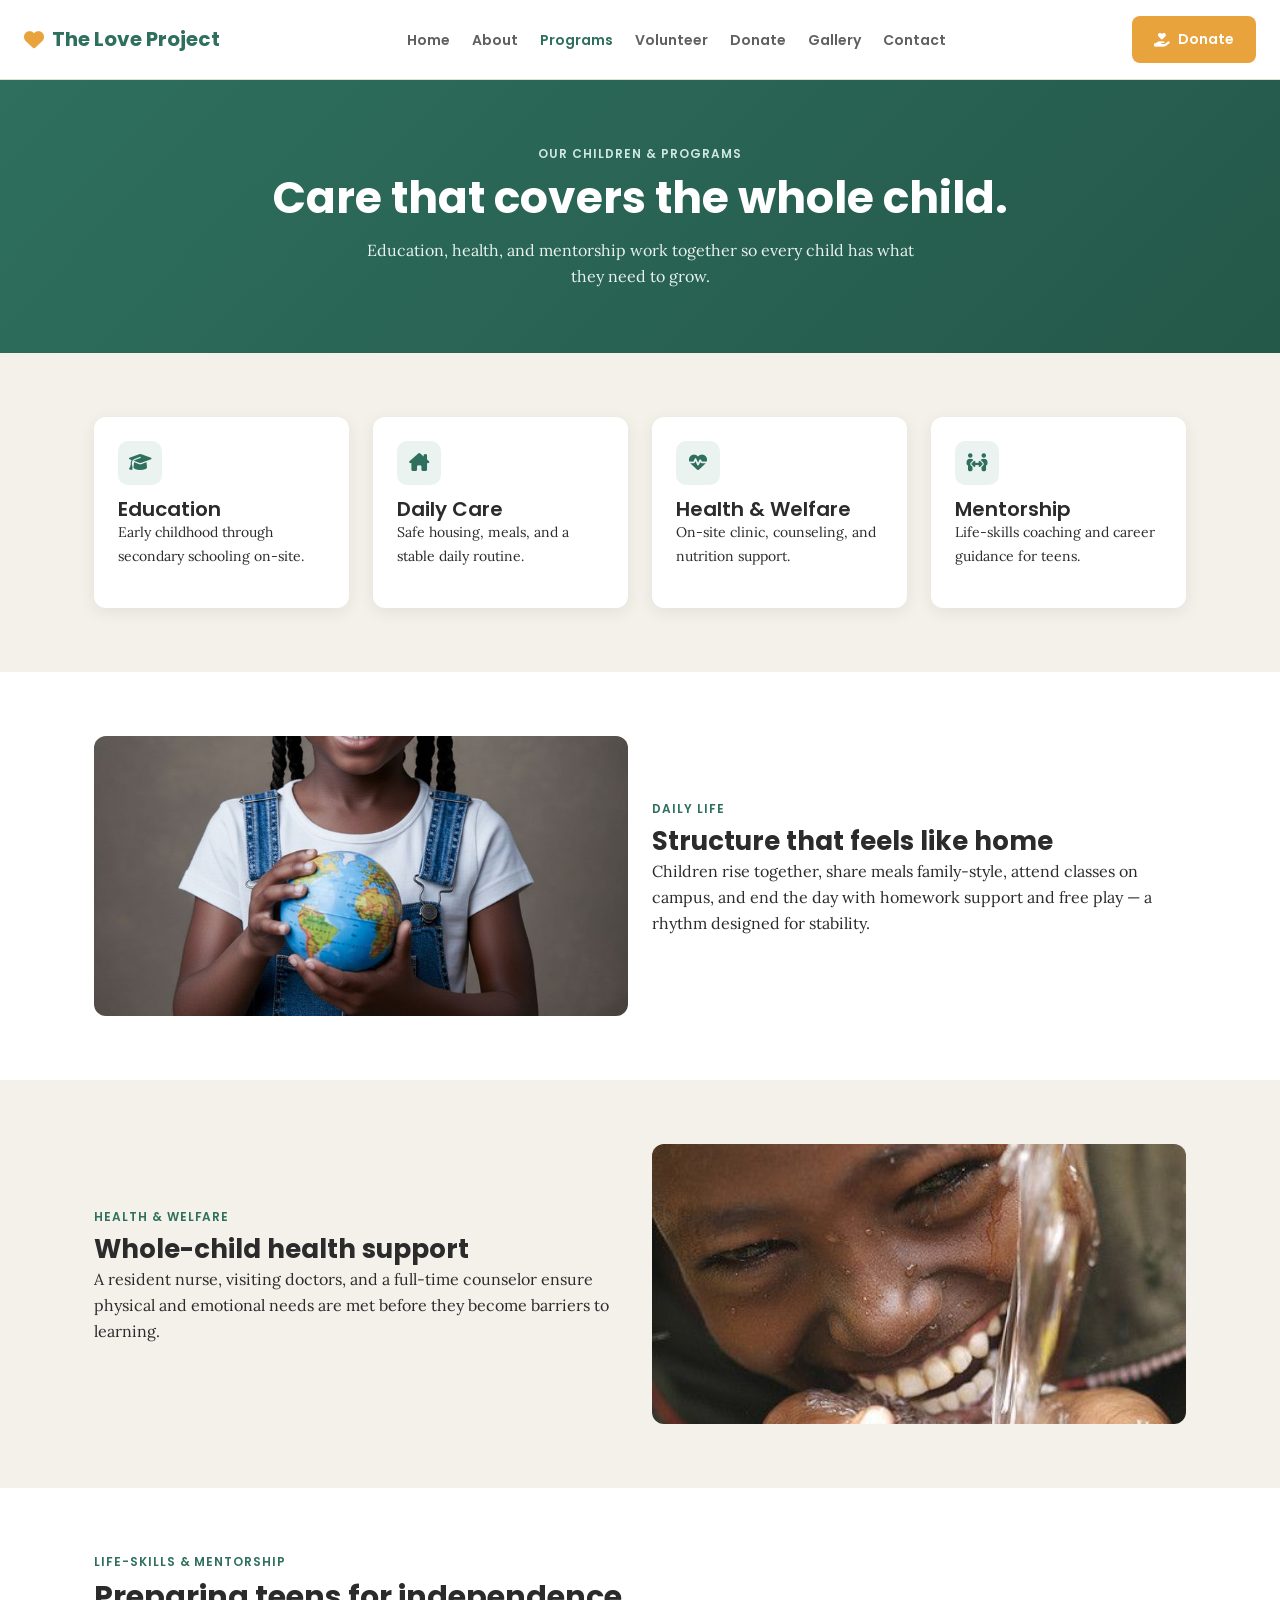
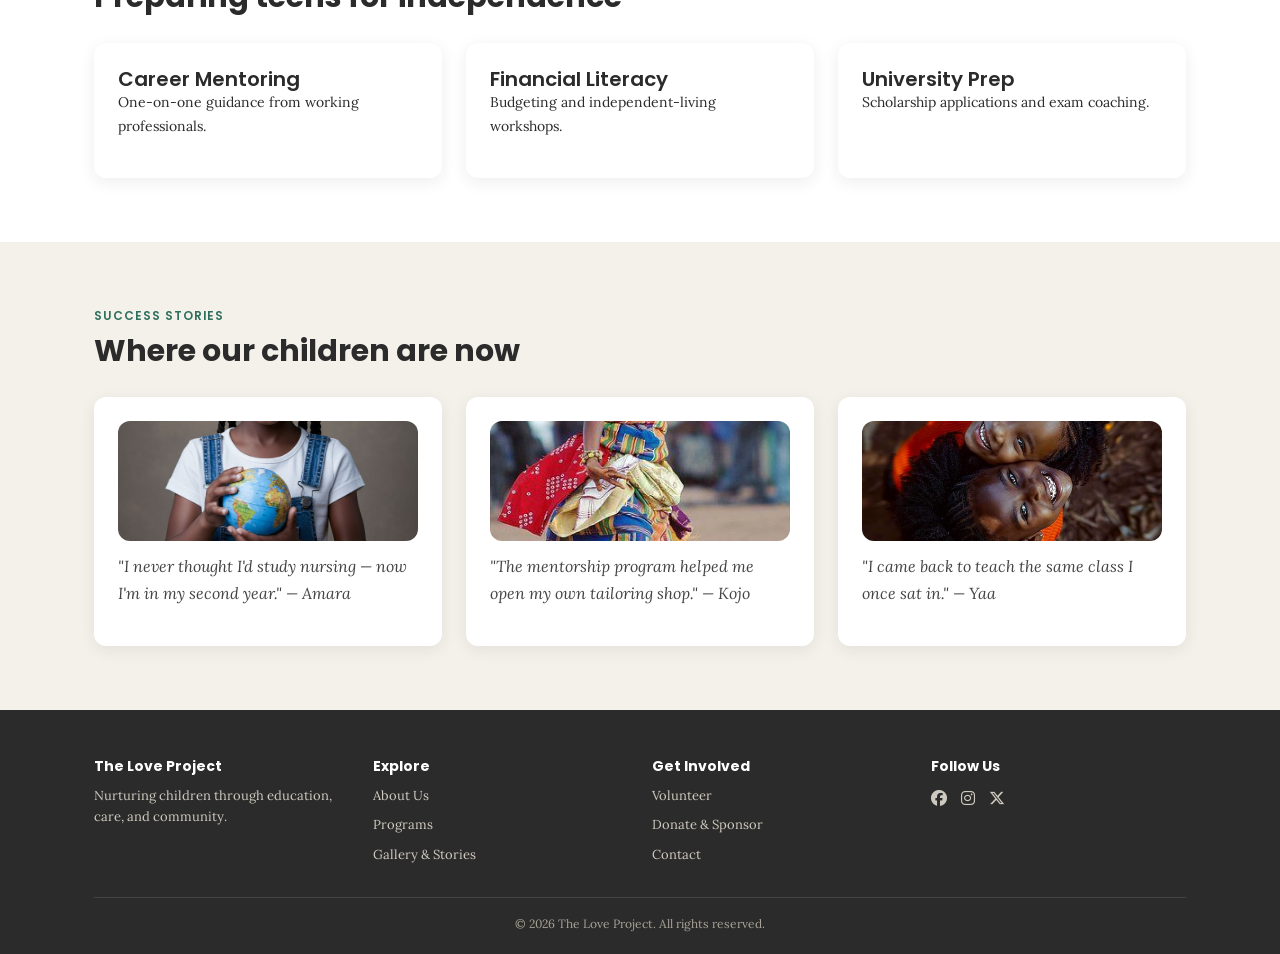
<file: pages/programs.html>
<!DOCTYPE html>
<html lang="en">
<head>
<meta charset="UTF-8">
<meta name="viewport" content="width=device-width, initial-scale=1.0">
<title>The Love Project | Our Children &amp; Programs</title>
<link rel="preconnect" href="https://fonts.googleapis.com">
<link href="https://fonts.googleapis.com/css2?family=Poppins:wght@500;600;700&family=Lora:ital,wght@0,400;0,500;1,400&display=swap" rel="stylesheet">
<link rel="stylesheet" href="https://cdnjs.cloudflare.com/ajax/libs/font-awesome/6.5.1/css/all.min.css">
<link rel="stylesheet" href="../css/style.css">
</head>
<body>

<header class="site-header">
  <a href="../index.html" class="logo"><i class="fa-solid fa-heart"></i>The Love Project</a>
  <nav class="main-nav">
    <ul>
      <li><a href="../index.html">Home</a></li>
      <li><a href="about.html">About</a></li>
      <li><a href="programs.html" class="active">Programs</a></li>
      <li><a href="volunteer.html">Volunteer</a></li>
      <li><a href="donate.html">Donate</a></li>
      <li><a href="gallery.html">Gallery</a></li>
      <li><a href="contact.html">Contact</a></li>
    </ul>
  </nav>
  <a href="donate.html" class="btn btn-primary"><i class="fa-solid fa-hand-holding-heart"></i>Donate</a>
</header>

<section class="page-header">
  <div class="container">
    <span class="eyebrow" style="color:#cfe9df;">Our Children &amp; Programs</span>
    <h1>Care that covers the whole child.</h1>
    <p>Education, health, and mentorship work together so every child has what they need to grow.</p>
  </div>
</section>

<section class="section">
  <div class="container">
    <div class="grid-4">
      <div class="card"><div class="icon-badge"><i class="fa-solid fa-graduation-cap"></i></div><h3>Education</h3><p style="font-size:14px;">Early childhood through secondary schooling on-site.</p></div>
      <div class="card"><div class="icon-badge"><i class="fa-solid fa-house-chimney"></i></div><h3>Daily Care</h3><p style="font-size:14px;">Safe housing, meals, and a stable daily routine.</p></div>
      <div class="card"><div class="icon-badge"><i class="fa-solid fa-heart-pulse"></i></div><h3>Health &amp; Welfare</h3><p style="font-size:14px;">On-site clinic, counseling, and nutrition support.</p></div>
      <div class="card"><div class="icon-badge"><i class="fa-solid fa-people-arrows"></i></div><h3>Mentorship</h3><p style="font-size:14px;">Life-skills coaching and career guidance for teens.</p></div>
    </div>
  </div>
</section>

<section class="section section-alt">
  <div class="container grid-2">
    <img class="ph-img" src="../images/b.jpg" alt="Children sharing a class and play routine" style="height:280px;" />
    <div>
      <span class="eyebrow">Daily Life</span>
      <h2 style="font-size:26px;">Structure that feels like home</h2>
      <p>Children rise together, share meals family-style, attend classes on campus, and end the day with homework support and free play &mdash; a rhythm designed for stability.</p>
    </div>
  </div>
</section>

<section class="section">
  <div class="container grid-2">
    <div>
      <span class="eyebrow">Health &amp; Welfare</span>
      <h2 style="font-size:26px;">Whole-child health support</h2>
      <p>A resident nurse, visiting doctors, and a full-time counselor ensure physical and emotional needs are met before they become barriers to learning.</p>
    </div>
    <img class="ph-img" src="../images/f.jpg" alt="Community health worker helping a child" style="height:280px;" />
  </div>
</section>

<section class="section section-alt">
  <div class="container">
    <span class="eyebrow">Life-Skills &amp; Mentorship</span>
    <h2 style="margin-bottom:28px;">Preparing teens for independence</h2>
    <div class="grid-3">
      <div class="card"><h3>Career Mentoring</h3><p style="font-size:14px;">One-on-one guidance from working professionals.</p></div>
      <div class="card"><h3>Financial Literacy</h3><p style="font-size:14px;">Budgeting and independent-living workshops.</p></div>
      <div class="card"><h3>University Prep</h3><p style="font-size:14px;">Scholarship applications and exam coaching.</p></div>
    </div>
  </div>
</section>

<section class="section">
  <div class="container">
    <span class="eyebrow">Success Stories</span>
    <h2 style="margin-bottom:28px;">Where our children are now</h2>
    <div class="grid-3">
      <div class="card"><img class="ph-img" src="../images/b.jpg" alt="Young student reading with a notebook" style="height:120px;margin-bottom:12px;" /><p class="quote">"I never thought I'd study nursing &mdash; now I'm in my second year." &mdash; Amara</p></div>
      <div class="card"><img class="ph-img" src="../images/d.jpg" alt="Teenager learning practical skills in a workshop" style="height:120px;margin-bottom:12px;" /><p class="quote">"The mentorship program helped me open my own tailoring shop." &mdash; Kojo</p></div>
      <div class="card"><img class="ph-img" src="../images/g.jpg" alt="Teacher helping a child in a classroom" style="height:120px;margin-bottom:12px;" /><p class="quote">"I came back to teach the same class I once sat in." &mdash; Yaa</p></div>
    </div>
  </div>
</section>

<footer class="site-footer">
  <div class="container">
    <div class="grid-4">
      <div>
        <h4>The Love Project</h4>
        <p>Nurturing children through education, care, and community.</p>
      </div>
      <div>
        <h4>Explore</h4>
        <a href="about.html">About Us</a>
        <a href="programs.html">Programs</a>
        <a href="gallery.html">Gallery &amp; Stories</a>
      </div>
      <div>
        <h4>Get Involved</h4>
        <a href="volunteer.html">Volunteer</a>
        <a href="donate.html">Donate &amp; Sponsor</a>
        <a href="contact.html">Contact</a>
      </div>
      <div>
        <h4>Follow Us</h4>
        <div class="social-icons">
          <a href="#"><i class="fa-brands fa-facebook"></i></a>
          <a href="#"><i class="fa-brands fa-instagram"></i></a>
          <a href="#"><i class="fa-brands fa-x-twitter"></i></a>
        </div>
      </div>
    </div>
    <div class="footer-bottom">&copy; 2026 The Love Project. All rights reserved.</div>
  </div>
</footer>

</body>
</html>
</file>
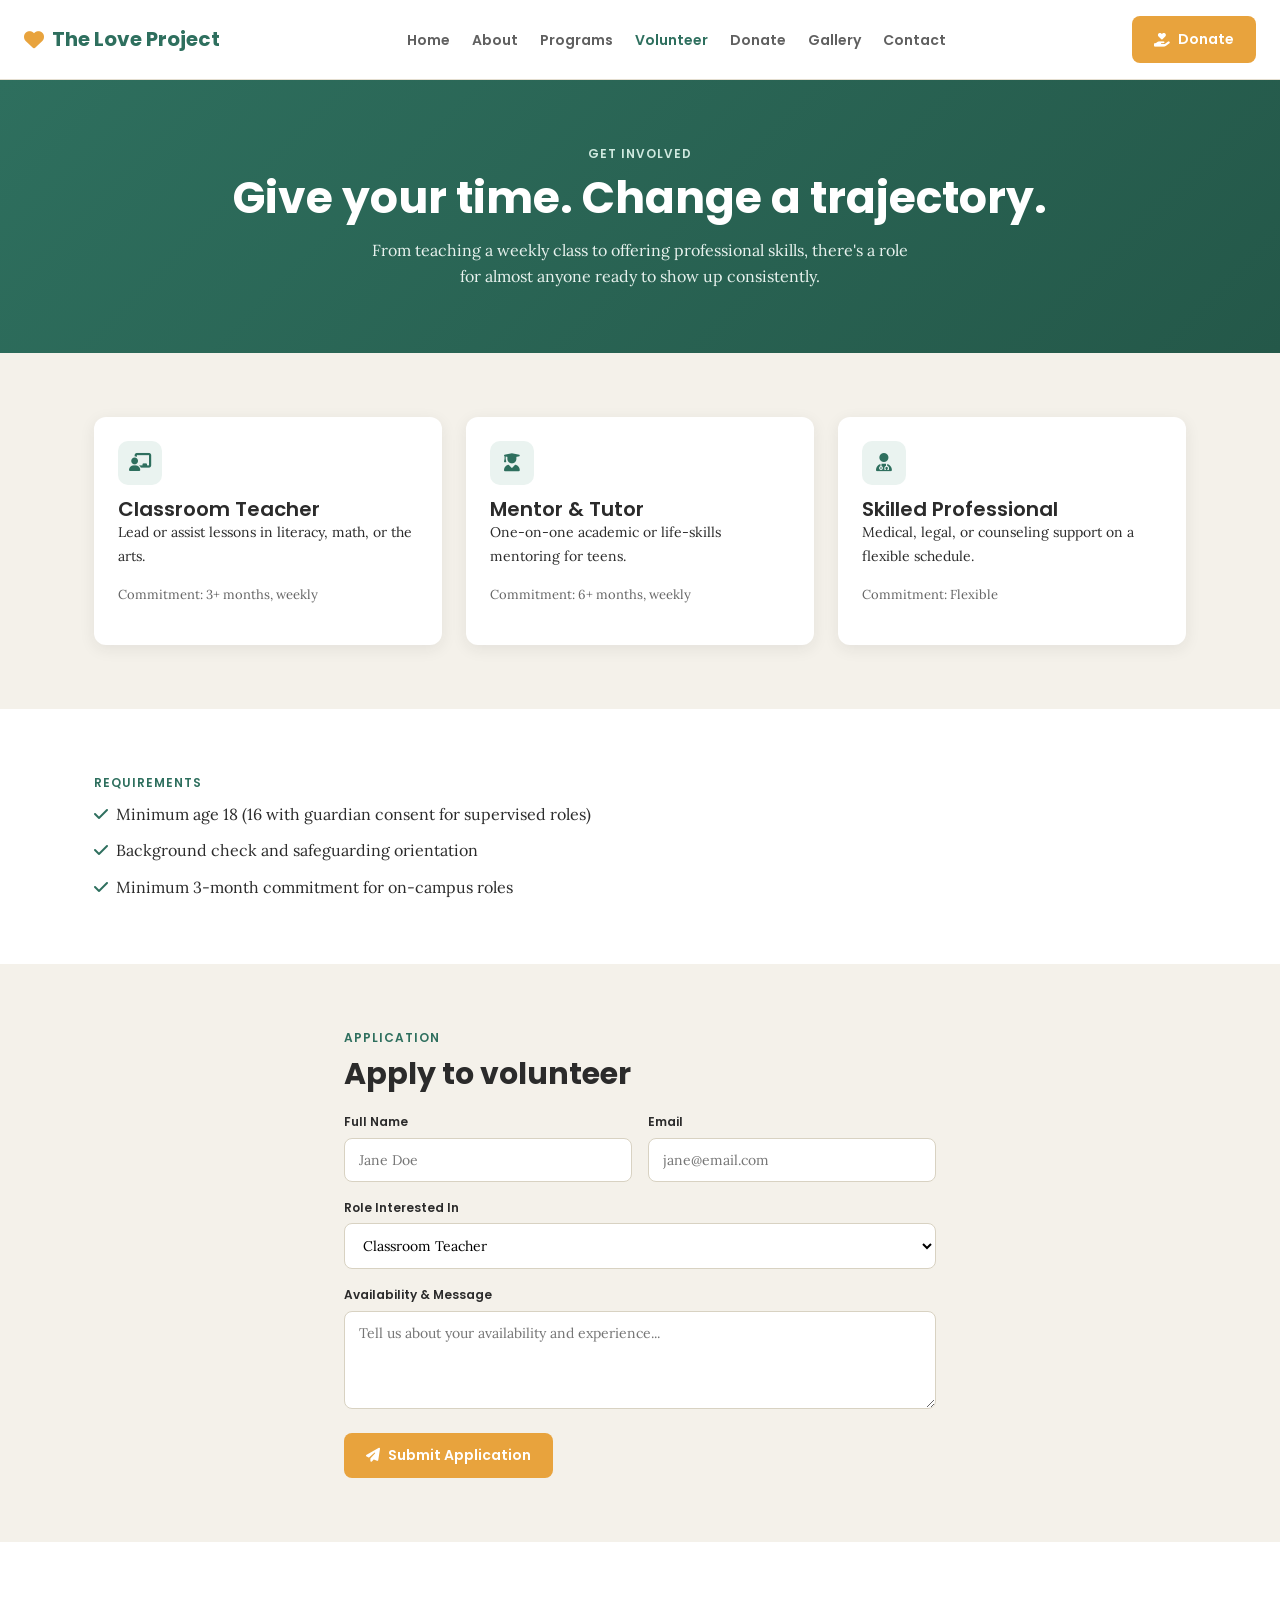
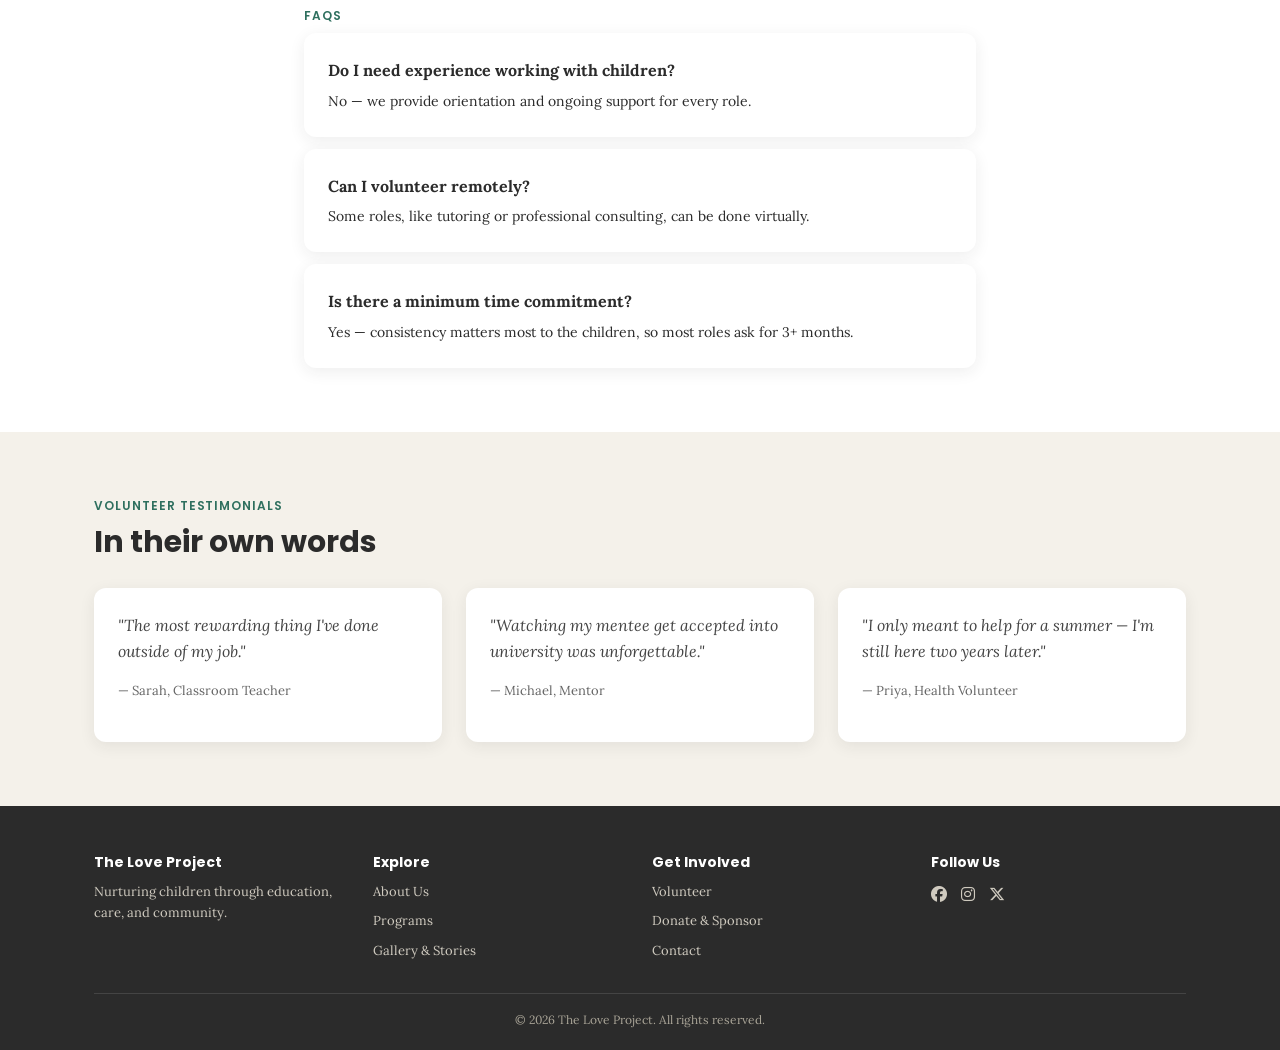
<file: pages/volunteer.html>
<!DOCTYPE html>
<html lang="en">
<head>
<meta charset="UTF-8">
<meta name="viewport" content="width=device-width, initial-scale=1.0">
<title>The Love Project | Get Involved</title>
<link rel="preconnect" href="https://fonts.googleapis.com">
<link href="https://fonts.googleapis.com/css2?family=Poppins:wght@500;600;700&family=Lora:ital,wght@0,400;0,500;1,400&display=swap" rel="stylesheet">
<link rel="stylesheet" href="https://cdnjs.cloudflare.com/ajax/libs/font-awesome/6.5.1/css/all.min.css">
<link rel="stylesheet" href="../css/style.css">
</head>
<body>

<header class="site-header">
  <a href="../index.html" class="logo"><i class="fa-solid fa-heart"></i>The Love Project</a>
  <nav class="main-nav">
    <ul>
      <li><a href="../index.html">Home</a></li>
      <li><a href="about.html">About</a></li>
      <li><a href="programs.html">Programs</a></li>
      <li><a href="volunteer.html" class="active">Volunteer</a></li>
      <li><a href="donate.html">Donate</a></li>
      <li><a href="gallery.html">Gallery</a></li>
      <li><a href="contact.html">Contact</a></li>
    </ul>
  </nav>
  <a href="donate.html" class="btn btn-primary"><i class="fa-solid fa-hand-holding-heart"></i>Donate</a>
</header>

<section class="page-header">
  <div class="container">
    <span class="eyebrow" style="color:#cfe9df;">Get Involved</span>
    <h1>Give your time. Change a trajectory.</h1>
    <p>From teaching a weekly class to offering professional skills, there's a role for almost anyone ready to show up consistently.</p>
  </div>
</section>

<section class="section">
  <div class="container">
    <div class="grid-3">
      <div class="card"><div class="icon-badge"><i class="fa-solid fa-chalkboard-user"></i></div><h3>Classroom Teacher</h3><p style="font-size:14px;">Lead or assist lessons in literacy, math, or the arts.</p><p style="font-size:13px;color:#666;">Commitment: 3+ months, weekly</p></div>
      <div class="card"><div class="icon-badge"><i class="fa-solid fa-user-graduate"></i></div><h3>Mentor &amp; Tutor</h3><p style="font-size:14px;">One-on-one academic or life-skills mentoring for teens.</p><p style="font-size:13px;color:#666;">Commitment: 6+ months, weekly</p></div>
      <div class="card"><div class="icon-badge"><i class="fa-solid fa-user-doctor"></i></div><h3>Skilled Professional</h3><p style="font-size:14px;">Medical, legal, or counseling support on a flexible schedule.</p><p style="font-size:13px;color:#666;">Commitment: Flexible</p></div>
    </div>
  </div>
</section>

<section class="section section-alt">
  <div class="container">
    <span class="eyebrow">Requirements</span>
    <ul style="max-width:640px;">
      <li><i class="fa-solid fa-check" style="color:var(--green);margin-right:8px;"></i>Minimum age 18 (16 with guardian consent for supervised roles)</li>
      <li style="margin-top:10px;"><i class="fa-solid fa-check" style="color:var(--green);margin-right:8px;"></i>Background check and safeguarding orientation</li>
      <li style="margin-top:10px;"><i class="fa-solid fa-check" style="color:var(--green);margin-right:8px;"></i>Minimum 3-month commitment for on-campus roles</li>
    </ul>
  </div>
</section>

<section class="section">
  <div class="container" style="max-width:640px;">
    <span class="eyebrow">Application</span>
    <h2 style="margin-bottom:20px;">Apply to volunteer</h2>
    <form action="#" method="post">
      <div class="grid-2" style="gap:16px;align-items:start;">
        <div class="field"><label for="v-name">Full Name</label><input id="v-name" name="name" type="text" placeholder="Jane Doe" required></div>
        <div class="field"><label for="v-email">Email</label><input id="v-email" name="email" type="email" placeholder="jane@email.com" required></div>
      </div>
      <div class="field">
        <label for="v-role">Role Interested In</label>
        <select id="v-role" name="role">
          <option>Classroom Teacher</option>
          <option>Mentor &amp; Tutor</option>
          <option>Skilled Professional</option>
        </select>
      </div>
      <div class="field"><label for="v-message">Availability &amp; Message</label><textarea id="v-message" name="message" rows="4" placeholder="Tell us about your availability and experience..."></textarea></div>
      <button type="submit" class="btn btn-primary"><i class="fa-solid fa-paper-plane"></i>Submit Application</button>
    </form>
  </div>
</section>

<section class="section section-alt">
  <div class="container" style="max-width:720px;">
    <span class="eyebrow">FAQs</span>
    <div class="card" style="margin-bottom:12px;"><strong>Do I need experience working with children?</strong><p style="margin:6px 0 0;font-size:14px;">No &mdash; we provide orientation and ongoing support for every role.</p></div>
    <div class="card" style="margin-bottom:12px;"><strong>Can I volunteer remotely?</strong><p style="margin:6px 0 0;font-size:14px;">Some roles, like tutoring or professional consulting, can be done virtually.</p></div>
    <div class="card"><strong>Is there a minimum time commitment?</strong><p style="margin:6px 0 0;font-size:14px;">Yes &mdash; consistency matters most to the children, so most roles ask for 3+ months.</p></div>
  </div>
</section>

<section class="section">
  <div class="container">
    <span class="eyebrow">Volunteer Testimonials</span>
    <h2 style="margin-bottom:28px;">In their own words</h2>
    <div class="grid-3">
      <div class="card"><p class="quote">"The most rewarding thing I've done outside of my job."</p><p style="font-size:13px;color:#666;margin-top:10px;">&mdash; Sarah, Classroom Teacher</p></div>
      <div class="card"><p class="quote">"Watching my mentee get accepted into university was unforgettable."</p><p style="font-size:13px;color:#666;margin-top:10px;">&mdash; Michael, Mentor</p></div>
      <div class="card"><p class="quote">"I only meant to help for a summer &mdash; I'm still here two years later."</p><p style="font-size:13px;color:#666;margin-top:10px;">&mdash; Priya, Health Volunteer</p></div>
    </div>
  </div>
</section>

<footer class="site-footer">
  <div class="container">
    <div class="grid-4">
      <div>
        <h4>The Love Project</h4>
        <p>Nurturing children through education, care, and community.</p>
      </div>
      <div>
        <h4>Explore</h4>
        <a href="about.html">About Us</a>
        <a href="programs.html">Programs</a>
        <a href="gallery.html">Gallery &amp; Stories</a>
      </div>
      <div>
        <h4>Get Involved</h4>
        <a href="volunteer.html">Volunteer</a>
        <a href="donate.html">Donate &amp; Sponsor</a>
        <a href="contact.html">Contact</a>
      </div>
      <div>
        <h4>Follow Us</h4>
        <div class="social-icons">
          <a href="#"><i class="fa-brands fa-facebook"></i></a>
          <a href="#"><i class="fa-brands fa-instagram"></i></a>
          <a href="#"><i class="fa-brands fa-x-twitter"></i></a>
        </div>
      </div>
    </div>
    <div class="footer-bottom">&copy; 2026 The Love Project. All rights reserved.</div>
  </div>
</footer>

</body>
</html>
</file>
<file: css/style.css>
/* ==========================================================
   THE LOVE PROJECT — SITE STYLESHEET
   Single shared stylesheet for all 7 pages.
   ========================================================== */

:root{
  --green:#2E6F5E;
  --green-dark:#245849;
  --amber:#E8A33D;
  --amber-dark:#CE8B29;
  --offwhite:#F4F1EA;
  --charcoal:#2B2B2B;
  --sky:#A9C9CA;
  --white:#ffffff;
  --radius:12px;
  --shadow:0 4px 16px rgba(43,43,43,.08);
  --gap:24px;
}

/* ---------- Reset ---------- */
*, *::before, *::after{ box-sizing:border-box; }
body{ margin:0; }
img{ max-width:100%; display:block; }
ul{ margin:0; padding:0; list-style:none; }
a{ color:inherit; text-decoration:none; }

/* ---------- Base typography ---------- */
body{
  font-family:'Lora', Georgia, serif;
  font-size:16px;
  line-height:1.65;
  color:var(--charcoal);
  background:var(--offwhite);
}
h1,h2,h3,h4,.headfont{
  font-family:'Poppins', Arial, sans-serif;
  color:var(--charcoal);
  margin:0;
  line-height:1.2;
}
h1{ font-size:44px; font-weight:700; }
h2{ font-size:30px; font-weight:700; }
h3{ font-size:20px; font-weight:600; }
p{ margin:0 0 16px; }
.eyebrow{
  font-family:'Poppins', Arial, sans-serif;
  font-size:12px;
  font-weight:600;
  letter-spacing:.08em;
  text-transform:uppercase;
  color:var(--green);
  margin-bottom:8px;
  display:block;
}
.section-sub{ color:#5c5747; max-width:620px; margin-bottom:32px; }

/* ---------- Layout helpers ---------- */
.container{ max-width:1140px; margin:0 auto; padding:0 24px; }
.section{ padding:64px 0; }
.section.tight{ padding:48px 0; }
.section-alt{ background:var(--white); }
.text-center{ text-align:center; }

.grid-2{ display:grid; grid-template-columns:1fr 1fr; gap:var(--gap); align-items:center; }
.grid-3{ display:grid; grid-template-columns:repeat(3,1fr); gap:var(--gap); }
.grid-4{ display:grid; grid-template-columns:repeat(4,1fr); gap:var(--gap); }

/* ---------- Buttons ---------- */
.btn{
  font-family:'Poppins', Arial, sans-serif;
  font-weight:600;
  font-size:14px;
  border:none;
  border-radius:8px;
  padding:12px 22px;
  cursor:pointer;
  display:inline-flex;
  align-items:center;
  gap:8px;
  transition:.15s ease;
}
.btn-primary{ background:var(--amber); color:#fff; }
.btn-primary:hover{ background:var(--amber-dark); }
.btn-secondary{
  background:transparent;
  color:var(--green);
  border:2px solid var(--green);
  padding:10px 20px;
}
.btn-secondary:hover{ background:var(--green); color:#fff; }
.btn-on-dark{ background:#fff; color:var(--green); }
.btn-outline-on-dark{ background:transparent; border:2px solid #fff; color:#fff; }

/* ---------- Header / Nav ---------- */
.site-header{
  display:flex;
  align-items:center;
  justify-content:space-between;
  padding:16px 24px;
  background:var(--white);
  border-bottom:1px solid #e4ded0;
  position:sticky;
  top:0;
  z-index:100;
}
.logo{
  font-family:'Poppins', Arial, sans-serif;
  font-weight:700;
  font-size:20px;
  color:var(--green);
  display:flex;
  align-items:center;
  gap:8px;
}
.logo i{ color:var(--amber); }
.main-nav ul{ display:flex; gap:22px; }
.main-nav a{
  font-family:'Poppins', Arial, sans-serif;
  font-size:14px;
  font-weight:600;
  color:var(--charcoal);
  opacity:.75;
  transition:.15s;
}
.main-nav a:hover, .main-nav a.active{ opacity:1; color:var(--green); }
.nav-toggle{ display:none; background:none; border:none; font-size:22px; color:var(--green); cursor:pointer; }

/* ---------- Hero ---------- */
.hero{
  background:linear-gradient(135deg, var(--green) 0%, var(--green-dark) 100%);
  color:#fff;
  padding:90px 0;
}
.hero h1{ color:#fff; max-width:640px; }
.hero p{ max-width:520px; font-size:18px; color:#e8f2ee; margin:18px 0 28px; }
.hero-actions{ display:flex; gap:14px; flex-wrap:wrap; }
.page-header{
  background:linear-gradient(135deg, var(--green) 0%, var(--green-dark) 100%);
  color:#fff;
  padding:64px 0;
  text-align:center;
}
.page-header h1{ color:#fff; }
.page-header p{ color:#e8f2ee; max-width:560px; margin:12px auto 0; }

/* ---------- Cards / Stats ---------- */
.card{
  background:#fff;
  border-radius:var(--radius);
  box-shadow:var(--shadow);
  padding:24px;
  transition:.15s;
}
.card:hover{ transform:translateY(-3px); }
.icon-badge{
  width:44px; height:44px;
  border-radius:10px;
  background:#eaf3f0;
  display:flex; align-items:center; justify-content:center;
  color:var(--green);
  font-size:18px;
  margin-bottom:12px;
}
.stat{
  background:#fff;
  border-radius:var(--radius);
  box-shadow:var(--shadow);
  padding:26px 18px;
  text-align:center;
}
.stat .num{ font-family:'Poppins', Arial, sans-serif; font-size:32px; font-weight:700; color:var(--green); }
.stat .lbl{ font-size:13px; color:#666; margin-top:4px; }
.badge{
  background:#fff;
  border-radius:var(--radius);
  box-shadow:var(--shadow);
  padding:16px;
  text-align:center;
  font-family:'Poppins', Arial, sans-serif;
  font-size:12px;
  font-weight:600;
  color:var(--green);
}
.quote{ font-style:italic; color:#444; }

/* Image placeholder blocks (swap for real photos) */
.ph{ border-radius:var(--radius); background:linear-gradient(135deg, var(--sky), #dcebe6); overflow:hidden; }
.ph-round{ border-radius:50%; }
.ph-img{ width:100%; height:100%; object-fit:cover; border-radius:var(--radius); display:block; }
.map-frame{ width:100%; height:280px; border:0; border-radius:var(--radius); box-shadow:var(--shadow); }

/* ---------- Forms ---------- */
.field{ margin-bottom:16px; }
label{
  font-family:'Poppins', Arial, sans-serif;
  font-size:12px;
  font-weight:600;
  display:block;
  margin:0 0 6px;
}
input, textarea, select{
  font-family:'Lora', Georgia, serif;
  font-size:14px;
  padding:12px 14px;
  border:1.5px solid #d8d2c2;
  border-radius:8px;
  width:100%;
  background:#fff;
}
input:focus, textarea:focus, select:focus{
  outline:2px solid var(--amber);
  outline-offset:1px;
  border-color:var(--amber);
}

/* ---------- Donation amount / progress bars ---------- */
.pill{
  display:inline-block;
  padding:9px 18px;
  border-radius:20px;
  border:1.5px solid var(--green);
  font-family:'Poppins', Arial, sans-serif;
  font-size:13px;
  font-weight:600;
  color:var(--green);
  cursor:pointer;
  margin-right:8px;
}
.pill.active{ background:var(--green); color:#fff; }
.amt{
  display:flex; align-items:center; justify-content:center;
  border-radius:8px;
  border:1.5px solid #d8d2c2;
  padding:16px;
  font-family:'Poppins', Arial, sans-serif;
  font-weight:700;
  color:var(--green);
  background:#fff;
  cursor:pointer;
}
.amt.sel{ border-color:var(--amber); background:#fff6ea; }
.bar-row{ display:flex; align-items:center; gap:12px; margin-bottom:14px; }
.bar-label{ width:190px; font-family:'Poppins', Arial, sans-serif; font-size:13px; font-weight:600; }
.bar-track{ flex:1; height:14px; background:#e6e1d3; border-radius:8px; overflow:hidden; }
.bar-fill{ height:100%; border-radius:8px; }
.bar-pct{ width:44px; text-align:right; font-family:'Poppins', Arial, sans-serif; font-size:13px; font-weight:600; }

/* ---------- Gallery ---------- */
.photo-grid{ display:grid; grid-template-columns:repeat(4,1fr); gap:14px; }
.photo{ aspect-ratio:1/1; border-radius:var(--radius); }

/* ---------- Footer ---------- */
.site-footer{ background:var(--charcoal); color:#e9e6de; padding:48px 0 20px; }
.site-footer h4{ color:#fff; font-size:14px; margin-bottom:10px; }
.site-footer a{ color:#cfcabf; font-size:13px; display:block; margin-bottom:8px; }
.site-footer a:hover{ color:#fff; }
.site-footer p{ color:#cfcabf; font-size:13px; }
.footer-bottom{
  border-top:1px solid #444;
  margin-top:24px;
  padding-top:16px;
  font-size:12px;
  color:#a8a396;
  text-align:center;
}
.social-icons{ display:flex; gap:14px; margin-top:6px; }
.social-icons a{ font-size:16px; color:#cfcabf; }
.social-icons a:hover{ color:var(--amber); }

/* ---------- Responsive ---------- */
@media (max-width:900px){
  .grid-4{ grid-template-columns:1fr 1fr; }
  .grid-3{ grid-template-columns:1fr 1fr; }
  .photo-grid{ grid-template-columns:1fr 1fr; }
}
@media (max-width:700px){
  .grid-2{ grid-template-columns:1fr; }
  .grid-3, .grid-4{ grid-template-columns:1fr; }
  .main-nav{ display:none; }
  .nav-toggle{ display:block; }
  h1{ font-size:32px; }
  .hero{ padding:56px 0; }
}
</file>
